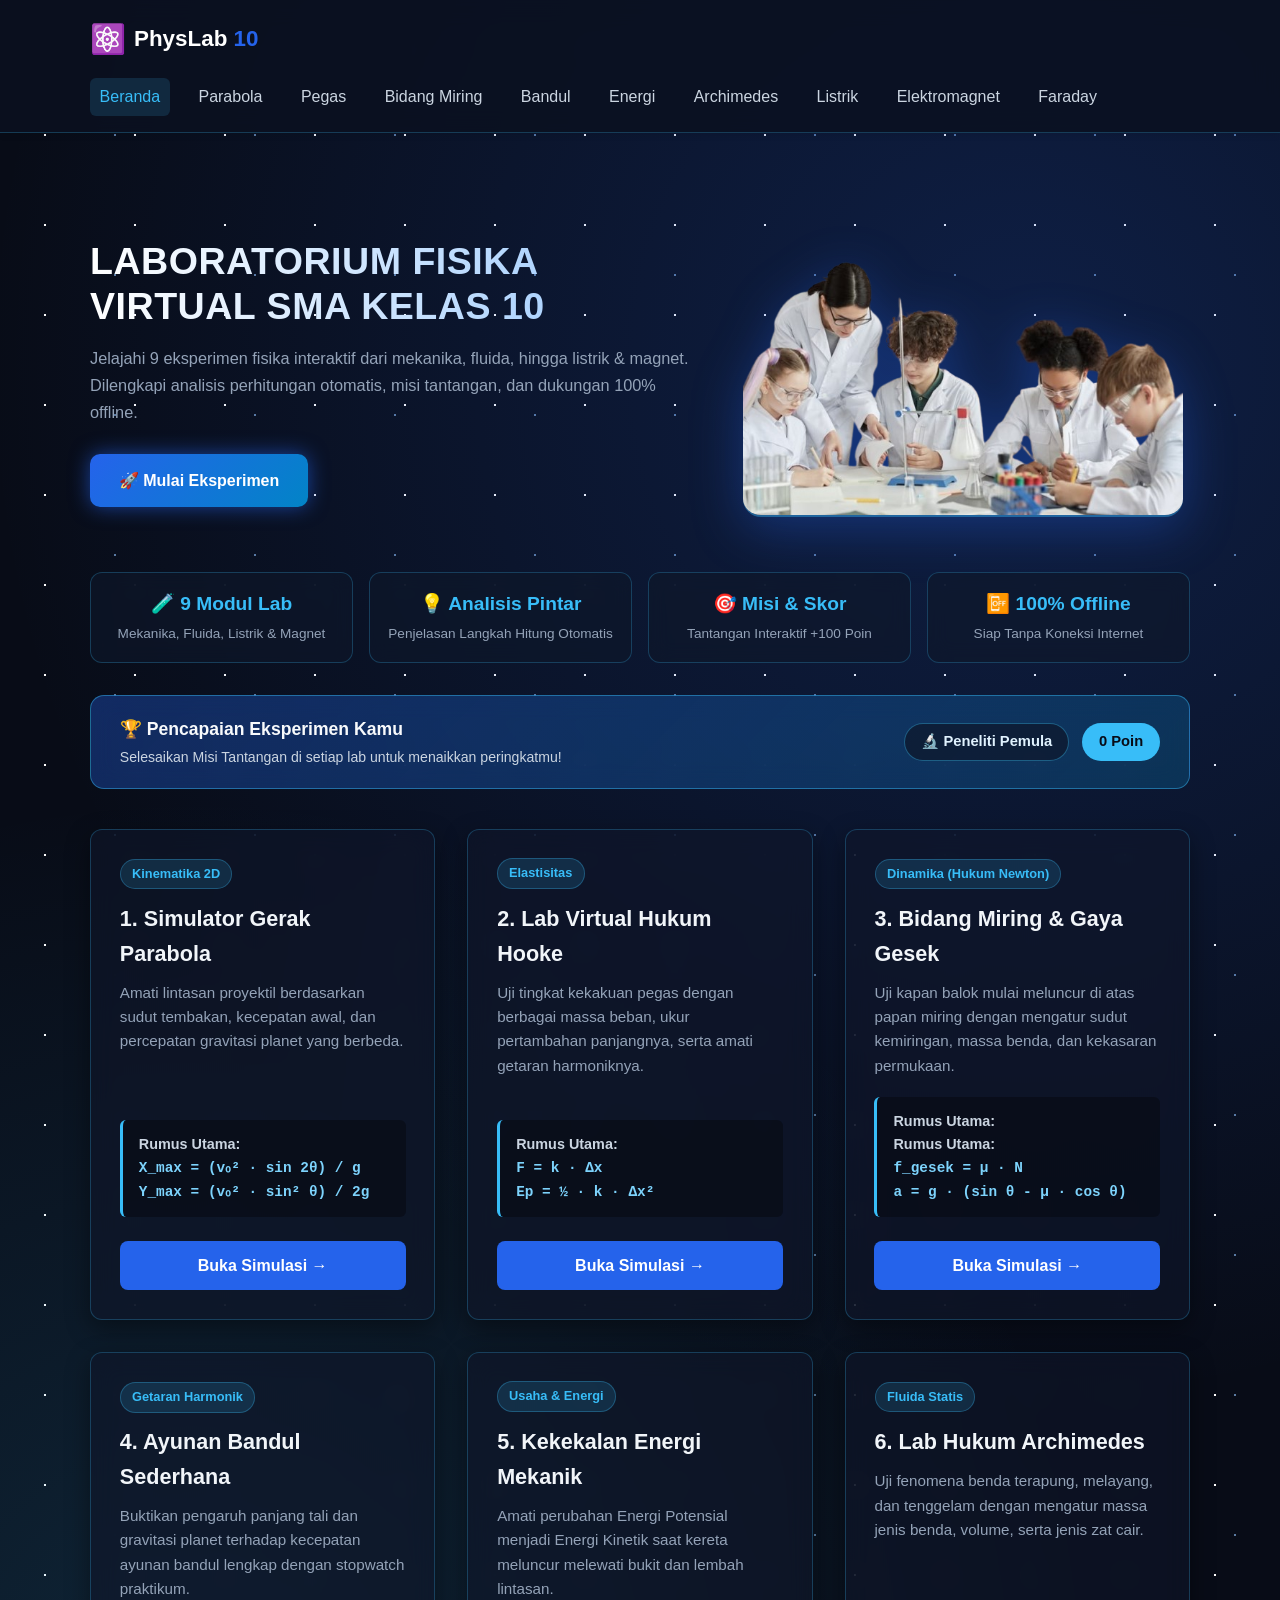
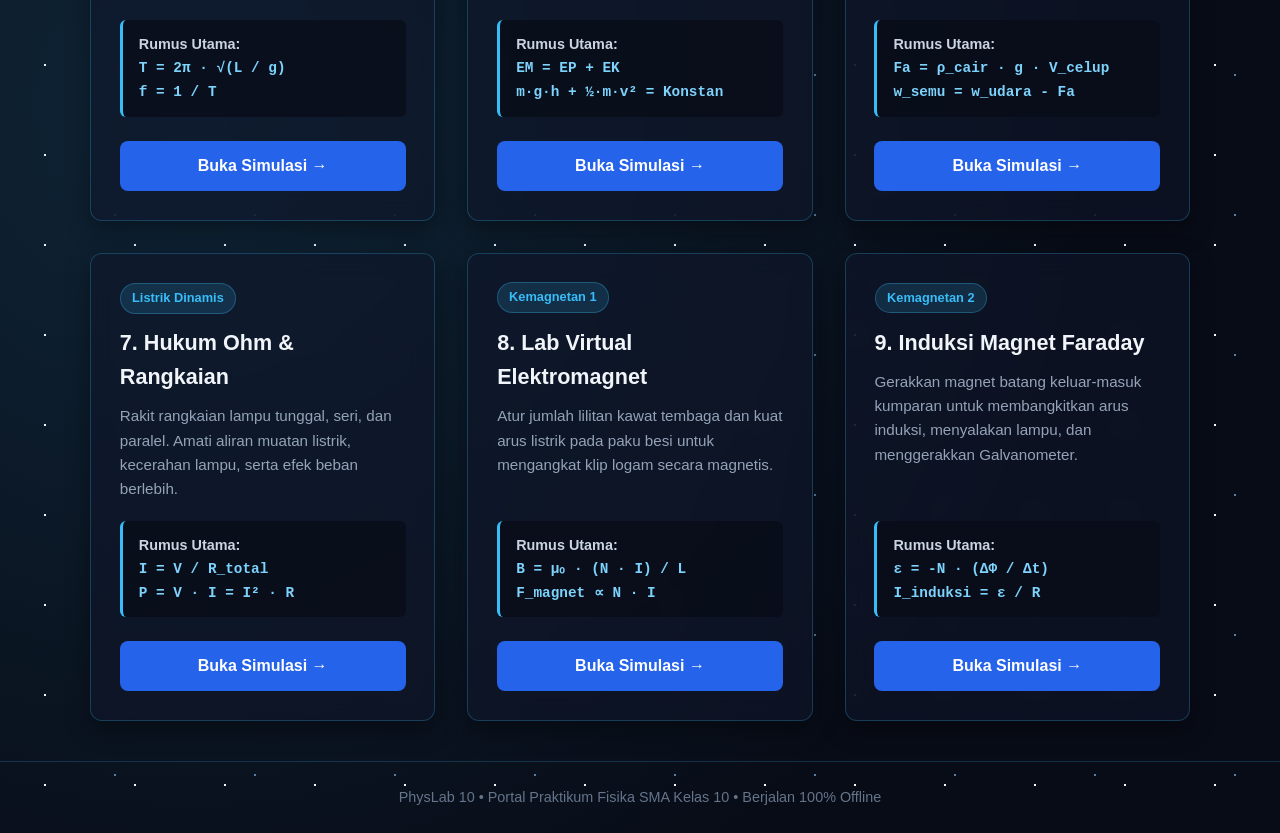
<file: index.html>
<!DOCTYPE html>
<html lang="id">
<head>
    <meta charset="UTF-8">
    <meta name="viewport" content="width=device-width, initial-scale=1.0">
    <title>PhysLab 10 - Laboratorium Fisika Virtual SMA Kelas 10</title>
    <meta name="description" content="Platform simulasi laboratorium fisika virtual interaktif untuk SMA kelas 10 dengan 9 modul praktikum lengkap dan analisis otomatis.">
    <link rel="stylesheet" href="style.css">
    <link rel="manifest" href="manifest.json">
    <link rel="icon" type="image/png" href="icon-app.png">
    <link rel="apple-touch-icon" href="icon-app.png">
    <meta name="theme-color" content="#080c17">
    <style>
        .hero-split {
            display: grid;
            grid-template-columns: 1.15fr 0.85fr;
            align-items: center;
            gap: 2rem;
            padding: 3rem 0 1.5rem 0;
        }
        .hero-text h2 {
            font-size: 2.35rem;
            line-height: 1.2;
            font-weight: 800;
            text-transform: uppercase;
            letter-spacing: 0.5px;
            background: linear-gradient(to right, #ffffff, #93c5fd);
            -webkit-background-clip: text;
            -webkit-text-fill-color: transparent;
            margin-bottom: 1rem;
        }
        .hero-text p {
            color: #94a3b8;
            font-size: 1.02rem;
            line-height: 1.65;
            margin-bottom: 1.8rem;
        }
        .btn-glow {
            display: inline-block;
            background: linear-gradient(135deg, #2563eb, #0284c7);
            color: #ffffff;
            padding: 0.85rem 1.8rem;
            border-radius: 10px;
            font-weight: 700;
            text-decoration: none;
            box-shadow: 0 0 20px rgba(37, 99, 235, 0.6);
            transition: transform 0.2s, box-shadow 0.2s;
        }
        .btn-glow:hover {
            transform: translateY(-2px);
            box-shadow: 0 0 28px rgba(56, 189, 248, 0.85);
        }
        .hero-image-box {
            text-align: center;
        }
        .hero-image-box img {
            width: 100%;
            max-width: 440px;
            border-radius: 0 0 18px 18px;
            filter: drop-shadow(0 12px 25px rgba(37, 99, 235, 0.35));
            border-bottom: 2px solid rgba(56, 189, 248, 0.4);
        }

        .stats-bar {
            display: grid;
            grid-template-columns: repeat(auto-fit, minmax(180px, 1fr));
            gap: 1rem;
            margin: 1.5rem 0 2rem 0;
        }
        .stat-box {
            background: rgba(15, 23, 42, 0.65);
            backdrop-filter: blur(10px);
            border: 1px solid rgba(56, 189, 248, 0.25);
            border-radius: 12px;
            padding: 1rem;
            text-align: center;
        }
        .stat-box strong {
            display: block;
            font-size: 1.2rem;
            color: #38bdf8;
        }
        .stat-box span {
            font-size: 0.85rem;
            color: #94a3b8;
        }

        .rank-banner {
            background: linear-gradient(135deg, rgba(37, 99, 235, 0.35), rgba(14, 165, 233, 0.2));
            backdrop-filter: blur(12px);
            border: 1px solid rgba(56, 189, 248, 0.45);
            color: #ffffff;
            border-radius: 14px;
            padding: 1.2rem 1.8rem;
            margin-bottom: 2.5rem;
            display: flex;
            justify-content: space-between;
            align-items: center;
            flex-wrap: wrap;
            gap: 1rem;
        }
        .rank-badge {
            background-color: rgba(15, 23, 42, 0.7);
            border: 1px solid rgba(56, 189, 248, 0.4);
            padding: 0.4rem 1rem;
            border-radius: 20px;
            font-weight: 700;
            font-size: 0.92rem;
            color: #e0f2fe;
        }

        .futuristic-home .card {
            background: rgba(15, 23, 42, 0.6);
            backdrop-filter: blur(12px);
            border: 1px solid rgba(56, 189, 248, 0.25);
            box-shadow: 0 8px 24px rgba(0, 0, 0, 0.4);
            transition: transform 0.25s, border-color 0.25s, box-shadow 0.25s;
        }
        .futuristic-home .card:hover {
            transform: translateY(-5px);
            border-color: #38bdf8;
            box-shadow: 0 0 24px rgba(56, 189, 248, 0.35);
        }
        .futuristic-home .card h3 { color: #f1f5f9; }
        .futuristic-home .card p { color: #94a3b8; }
        .futuristic-home .card-badge {
            background-color: rgba(56, 189, 248, 0.15);
            color: #38bdf8;
            border: 1px solid rgba(56, 189, 248, 0.3);
        }
        .futuristic-home .formula-box {
            background-color: rgba(8, 12, 23, 0.75);
            border-left: 3px solid #38bdf8;
            color: #cbd5e1;
        }
        .futuristic-home .formula-box code { color: #7dd3fc; }

        @media (max-width: 768px) {
            .hero-split { grid-template-columns: 1fr; text-align: center; }
            .hero-text h2 { font-size: 1.85rem; }
        }
    </style>
</head>
<body class="futuristic-home">

    <header class="navbar">
        <div class="container nav-content">
            <div class="logo">
                <span class="logo-icon">⚛️</span>
                <h1>PhysLab <span>10</span></h1>
            </div>
            <nav style="flex-wrap: wrap;">
                <a href="index.html" class="active">Beranda</a>
                <a href="parabola.html">Parabola</a>
                <a href="pegas.html">Pegas</a>
                <a href="bidang-miring.html">Bidang Miring</a>
                <a href="bandul.html">Bandul</a>
                <a href="energi.html">Energi</a>
                <a href="archimedes.html">Archimedes</a>
                <a href="listrik.html">Listrik</a>
                <a href="elektromagnet.html">Elektromagnet</a>
                <a href="faraday.html">Faraday</a>
            </nav>
        </div>
    </header>

    <main class="container">
        <section class="hero-split">
            <div class="hero-text">
                <h2>Laboratorium Fisika Virtual SMA Kelas 10</h2>
                <p>Jelajahi 9 eksperimen fisika interaktif dari mekanika, fluida, hingga listrik & magnet. Dilengkapi analisis perhitungan otomatis, misi tantangan, dan dukungan 100% offline.</p>
                <a href="#daftar-modul" class="btn-glow">🚀 Mulai Eksperimen</a>
            </div>
            <div class="hero-image-box">
                <img src="hero-lab.png" alt="Praktikum Fisika PhysLab 10">
            </div>
        </section>

        <section class="stats-bar">
            <div class="stat-box">
                <strong>🧪 9 Modul Lab</strong>
                <span>Mekanika, Fluida, Listrik & Magnet</span>
            </div>
            <div class="stat-box">
                <strong>💡 Analisis Pintar</strong>
                <span>Penjelasan Langkah Hitung Otomatis</span>
            </div>
            <div class="stat-box">
                <strong>🎯 Misi & Skor</strong>
                <span>Tantangan Interaktif +100 Poin</span>
            </div>
            <div class="stat-box">
                <strong>📴 100% Offline</strong>
                <span>Siap Tanpa Koneksi Internet</span>
            </div>
        </section>

        <section class="rank-banner">
            <div>
                <h3 style="margin: 0; font-size: 1.1rem;">🏆 Pencapaian Eksperimen Kamu</h3>
                <p style="margin: 0.2rem 0 0 0; font-size: 0.88rem; color: #cbd5e1;">Selesaikan Misi Tantangan di setiap lab untuk menaikkan peringkatmu!</p>
            </div>
            <div style="display: flex; align-items: center; gap: 0.8rem; flex-wrap: wrap;">
                <span id="rank-title" class="rank-badge">🔬 Peneliti Pemula</span>
                <span id="home-score" class="rank-badge" style="background-color: #38bdf8; color: #080c17;">0 Poin</span>
            </div>
        </section>

        <section id="daftar-modul" class="modules-grid">
            
            <article class="card">
                <div>
                    <div class="card-badge">Kinematika 2D</div>
                    <h3>1. Simulator Gerak Parabola</h3>
                    <p>Amati lintasan proyektil berdasarkan sudut tembakan, kecepatan awal, dan percepatan gravitasi planet yang berbeda.</p>
                </div>
                <div>
                    <div class="formula-box">
                        <strong>Rumus Utama:</strong><br>
                        <code>X_max = (v₀² · sin 2θ) / g</code><br>
                        <code>Y_max = (v₀² · sin² θ) / 2g</code>
                    </div>
                    <a href="parabola.html" class="btn-primary">Buka Simulasi →</a>
                </div>
            </article>

            <article class="card">
                <div>
                    <div class="card-badge">Elastisitas</div>
                    <h3>2. Lab Virtual Hukum Hooke</h3>
                    <p>Uji tingkat kekakuan pegas dengan berbagai massa beban, ukur pertambahan panjangnya, serta amati getaran harmoniknya.</p>
                </div>
                <div>
                    <div class="formula-box">
                        <strong>Rumus Utama:</strong><br>
                        <code>F = k · Δx</code><br>
                        <code>Ep = ½ · k · Δx²</code>
                    </div>
                    <a href="pegas.html" class="btn-primary">Buka Simulasi →</a>
                </div>
            </article>

            <article class="card">
                <div>
                    <div class="card-badge">Dinamika (Hukum Newton)</div>
                    <h3>3. Bidang Miring & Gaya Gesek</h3>
                    <p>Uji kapan balok mulai meluncur di atas papan miring dengan mengatur sudut kemiringan, massa benda, dan kekasaran permukaan.</p>
                </div>
                <div>
                    <div class="formula-box">
                        <strong>Rumus Utama:</strong><br>
                        <strong>Rumus Utama:</strong><br>
                        <code>f_gesek = μ · N</code><br>
                        <code>a = g · (sin θ - μ · cos θ)</code>
                    </div>
                    <a href="bidang-miring.html" class="btn-primary">Buka Simulasi →</a>
                </div>
            </article>

            <article class="card">
                <div>
                    <div class="card-badge">Getaran Harmonik</div>
                    <h3>4. Ayunan Bandul Sederhana</h3>
                    <p>Buktikan pengaruh panjang tali dan gravitasi planet terhadap kecepatan ayunan bandul lengkap dengan stopwatch praktikum.</p>
                </div>
                <div>
                    <div class="formula-box">
                        <strong>Rumus Utama:</strong><br>
                        <code>T = 2π · √(L / g)</code><br>
                        <code>f = 1 / T</code>
                    </div>
                    <a href="bandul.html" class="btn-primary">Buka Simulasi →</a>
                </div>
            </article>

            <article class="card">
                <div>
                    <div class="card-badge">Usaha & Energi</div>
                    <h3>5. Kekekalan Energi Mekanik</h3>
                    <p>Amati perubahan Energi Potensial menjadi Energi Kinetik saat kereta meluncur melewati bukit dan lembah lintasan.</p>
                </div>
                <div>
                    <div class="formula-box">
                        <strong>Rumus Utama:</strong><br>
                        <code>EM = EP + EK</code><br>
                        <code>m·g·h + ½·m·v² = Konstan</code>
                    </div>
                    <a href="energi.html" class="btn-primary">Buka Simulasi →</a>
                </div>
            </article>

            <article class="card">
                <div>
                    <div class="card-badge">Fluida Statis</div>
                    <h3>6. Lab Hukum Archimedes</h3>
                    <p>Uji fenomena benda terapung, melayang, dan tenggelam dengan mengatur massa jenis benda, volume, serta jenis zat cair.</p>
                </div>
                <div>
                    <div class="formula-box">
                        <strong>Rumus Utama:</strong><br>
                        <code>Fa = ρ_cair · g · V_celup</code><br>
                        <code>w_semu = w_udara - Fa</code>
                    </div>
                    <a href="archimedes.html" class="btn-primary">Buka Simulasi →</a>
                </div>
            </article>

            <article class="card">
                <div>
                    <div class="card-badge">Listrik Dinamis</div>
                    <h3>7. Hukum Ohm & Rangkaian</h3>
                    <p>Rakit rangkaian lampu tunggal, seri, dan paralel. Amati aliran muatan listrik, kecerahan lampu, serta efek beban berlebih.</p>
                </div>
                <div>
                    <div class="formula-box">
                        <strong>Rumus Utama:</strong><br>
                        <code>I = V / R_total</code><br>
                        <code>P = V · I = I² · R</code>
                    </div>
                    <a href="listrik.html" class="btn-primary">Buka Simulasi →</a>
                </div>
            </article>

            <article class="card">
                <div>
                    <div class="card-badge">Kemagnetan 1</div>
                    <h3>8. Lab Virtual Elektromagnet</h3>
                    <p>Atur jumlah lilitan kawat tembaga dan kuat arus listrik pada paku besi untuk mengangkat klip logam secara magnetis.</p>
                </div>
                <div>
                    <div class="formula-box">
                        <strong>Rumus Utama:</strong><br>
                        <code>B = μ₀ · (N · I) / L</code><br>
                        <code>F_magnet ∝ N · I</code>
                    </div>
                    <a href="elektromagnet.html" class="btn-primary">Buka Simulasi →</a>
                </div>
            </article>

            <article class="card">
                <div>
                    <div class="card-badge">Kemagnetan 2</div>
                    <h3>9. Induksi Magnet Faraday</h3>
                    <p>Gerakkan magnet batang keluar-masuk kumparan untuk membangkitkan arus induksi, menyalakan lampu, dan menggerakkan Galvanometer.</p>
                </div>
                <div>
                    <div class="formula-box">
                        <strong>Rumus Utama:</strong><br>
                        <code>ε = -N · (ΔΦ / Δt)</code><br>
                        <code>I_induksi = ε / R</code>
                    </div>
                    <a href="faraday.html" class="btn-primary">Buka Simulasi →</a>
                </div>
            </article>

        </section>
    </main>

    <footer>
        <div class="container">
            <p>PhysLab 10 • Portal Praktikum Fisika SMA Kelas 10 • Berjalan 100% Offline</p>
        </div>
    </footer>

    <script src="lab-tools.js"></script>
    <script>
        document.addEventListener('DOMContentLoaded', function() {
            const score = parseInt(localStorage.getItem('physlab-score') || '0');
            const homeScore = document.getElementById('home-score');
            const rankTitle = document.getElementById('rank-title');
            if (homeScore) homeScore.textContent = score + ' Poin';
            if (rankTitle) {
                if (score >= 500) rankTitle.textContent = '👑 Master Fisika';
                else if (score >= 200) rankTitle.textContent = '🎓 Asisten Laboratorium';
                else rankTitle.textContent = '🔬 Peneliti Pemula';
            }
        });
    </script>

</body>
</html>
</file>
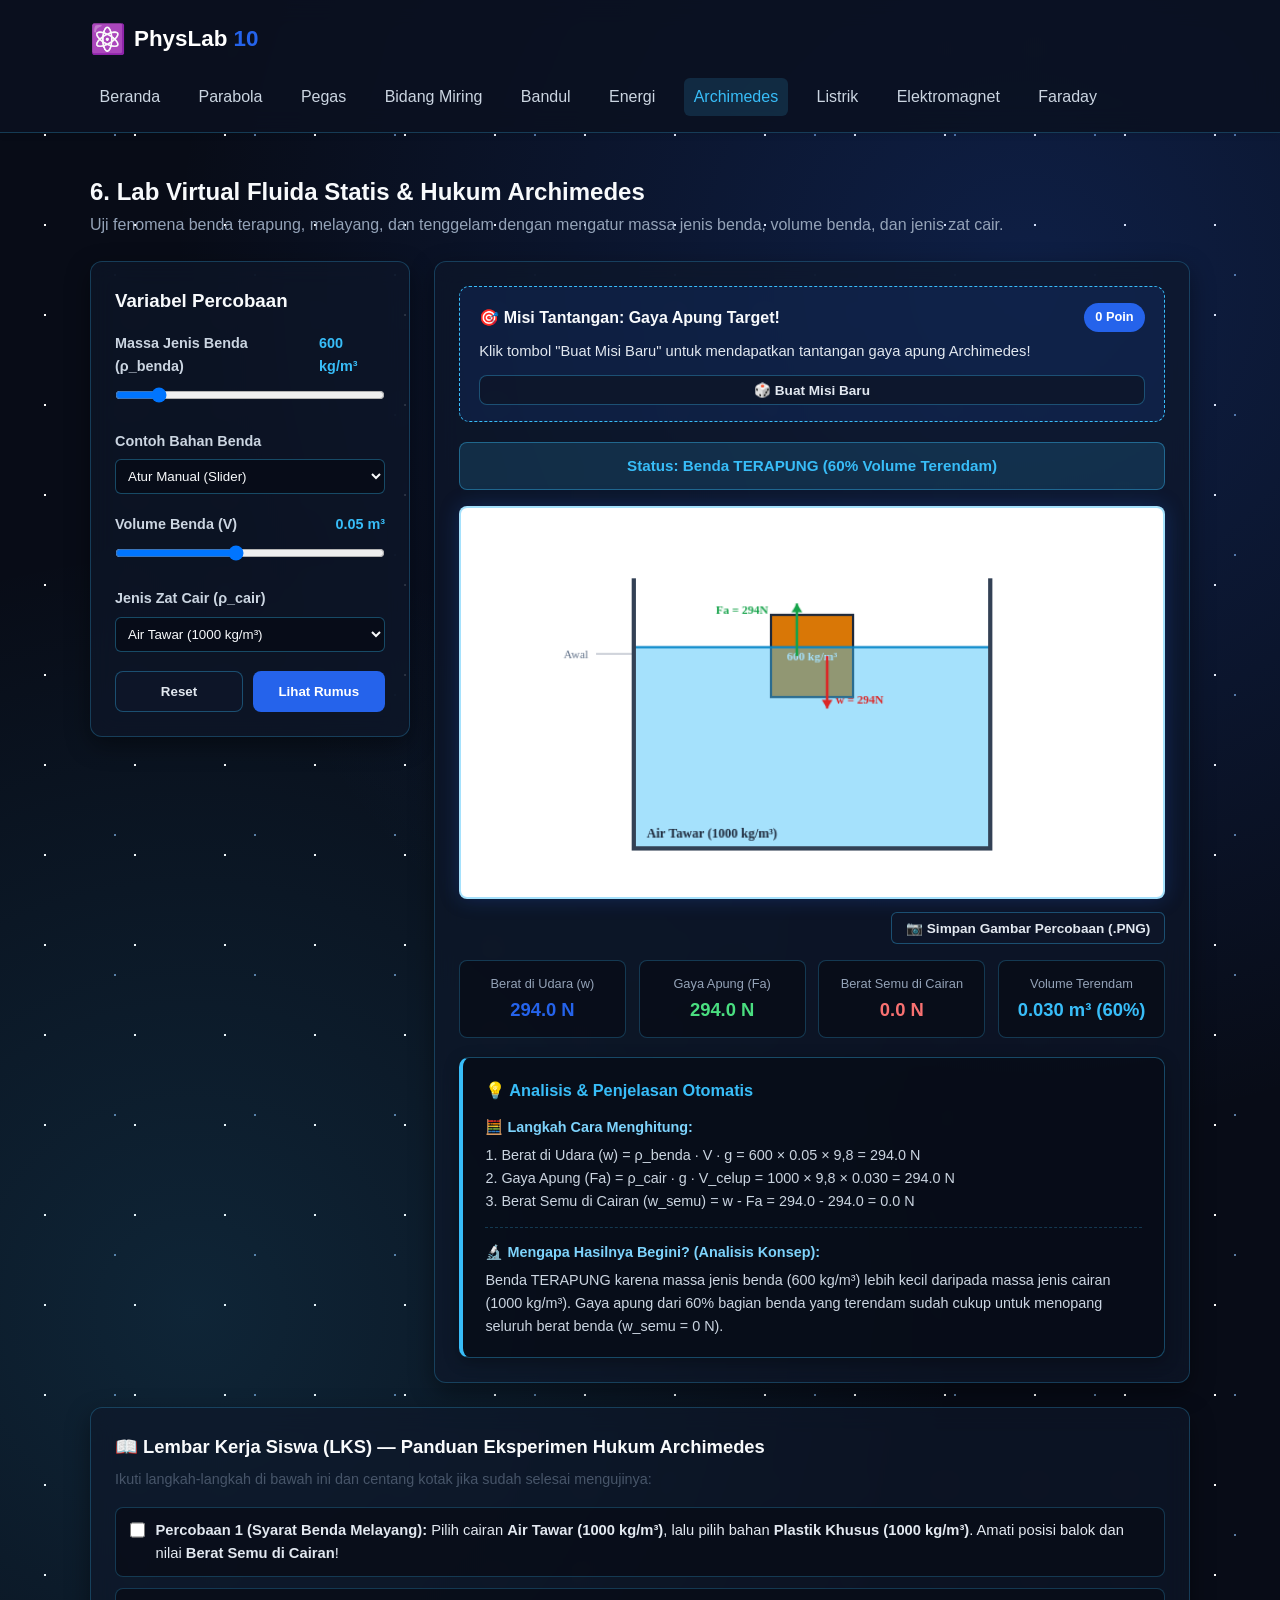
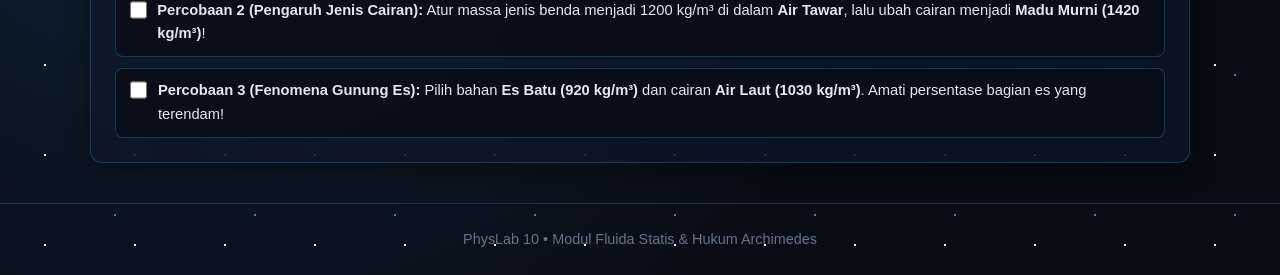
<file: archimedes.html>
<!DOCTYPE html>
<html lang="id">
<head>
    <meta charset="UTF-8">
    <meta name="viewport" content="width=device-width, initial-scale=1.0">
    <title>Lab Virtual Hukum Archimedes - PhysLab 10</title>
    <link rel="stylesheet" href="style.css">
    <style>
        .status-badge {
            padding: 0.7rem 1rem;
            border-radius: 8px;
            font-weight: 700;
            text-align: center;
            margin-bottom: 1rem;
            font-size: 0.95rem;
        }
        .status-terapung {
            background-color: rgba(56, 189, 248, 0.15);
            color: #38bdf8;
            border: 1px solid rgba(56, 189, 248, 0.4);
        }
        .status-melayang {
            background-color: rgba(22, 163, 74, 0.15);
            color: #4ade80;
            border: 1px solid rgba(74, 222, 128, 0.4);
        }
        .status-tenggelam {
            background-color: rgba(220, 38, 38, 0.2);
            color: #f87171;
            border: 1px solid rgba(248, 113, 113, 0.5);
        }
    </style>
</head>
<body class="futuristic-home">

    <header class="navbar">
        <div class="container nav-content">
            <div class="logo">
                <span class="logo-icon">⚛️</span>
                <h1>PhysLab <span>10</span></h1>
            </div>
            <nav style="flex-wrap: wrap;">
                <a href="index.html">Beranda</a>
                <a href="parabola.html">Parabola</a>
                <a href="pegas.html">Pegas</a>
                <a href="bidang-miring.html">Bidang Miring</a>
                <a href="bandul.html">Bandul</a>
                <a href="energi.html">Energi</a>
                <a href="archimedes.html" class="active">Archimedes</a>
                <a href="listrik.html">Listrik</a>
                <a href="elektromagnet.html">Elektromagnet</a>
                <a href="faraday.html">Faraday</a>
            </nav>
        </div>
    </header>

    <main class="container">
        <div style="margin-bottom: 1.5rem;">
            <h2>6. Lab Virtual Fluida Statis & Hukum Archimedes</h2>
            <p style="color: #94a3b8;">Uji fenomena benda terapung, melayang, dan tenggelam dengan mengatur massa jenis benda, volume benda, dan jenis zat cair.</p>
        </div>

        <div class="sim-layout">
            
            <aside class="control-panel">
                <h3 style="margin-bottom: 1rem;">Variabel Percobaan</h3>

                <div class="control-group">
                    <label>
                        <span>Massa Jenis Benda (ρ_benda)</span>
                        <span id="val-rho-obj" style="color: #38bdf8;">600 kg/m³</span>
                    </label>
                    <input type="range" id="input-rho-obj" min="200" max="3000" step="50" value="600">
                </div>

                <div class="control-group">
                    <label for="preset-material">Contoh Bahan Benda</label>
                    <select id="preset-material">
                        <option value="custom" selected>Atur Manual (Slider)</option>
                        <option value="250">Gabus / Styrofoam (250 kg/m³)</option>
                        <option value="600">Kayu Pinus (600 kg/m³)</option>
                        <option value="920">Es Batu (920 kg/m³)</option>
                        <option value="1000">Plastik Khusus (1000 kg/m³)</option>
                        <option value="2700">Aluminium / Batu (2700 kg/m³)</option>
                    </select>
                </div>

                <div class="control-group">
                    <label>
                        <span>Volume Benda (V)</span>
                        <span id="val-vol" style="color: #38bdf8;">0.05 m³</span>
                    </label>
                    <input type="range" id="input-vol" min="0.01" max="0.10" step="0.01" value="0.05">
                </div>

                <div class="control-group">
                    <label for="input-fluid">Jenis Zat Cair (ρ_cair)</label>
                    <select id="input-fluid">
                        <option value="800">Minyak Goreng (800 kg/m³)</option>
                        <option value="1000" selected>Air Tawar (1000 kg/m³)</option>
                        <option value="1030">Air Laut (1030 kg/m³)</option>
                        <option value="1420">Madu Murni (1420 kg/m³)</option>
                    </select>
                </div>

                <div class="btn-group">
                    <button id="btn-reset" class="btn-secondary">Reset</button>
                    <button id="btn-formula" class="btn-primary" style="flex: 1;">Lihat Rumus</button>
                </div>

                <div id="formula-panel" class="formula-box" style="display: none; margin-top: 1rem; margin-bottom: 0;">
                    <strong>Rumus Hukum Archimedes:</strong><br>
                    • Gaya Apung: <code>Fa = ρ_cair · g · V_celup</code><br>
                    • Berat di Udara: <code>w = ρ_benda · V · g</code><br>
                    • Berat di Cairan: <code>w_semu = w - Fa</code>
                </div>
            </aside>

            <section class="visual-panel">
                
                <div class="challenge-box">
                    <div class="challenge-header">
                        <h4>🎯 Misi Tantangan: Gaya Apung Target!</h4>
                        <span id="total-score" class="score-badge">0 Poin</span>
                    </div>
                    <p id="challenge-desc" class="challenge-text">
                        Klik tombol "Buat Misi Baru" untuk mendapatkan tantangan gaya apung Archimedes!
                    </p>
                    <div style="display: flex; gap: 0.5rem; flex-wrap: wrap;">
                        <button id="btn-new-mission" class="btn-secondary" style="padding: 0.4rem 0.9rem; font-size: 0.85rem;">🎲 Buat Misi Baru</button>
                        <button id="btn-check-mission" class="btn-primary" style="padding: 0.4rem 0.9rem; font-size: 0.85rem; display: none;">✅ Cek Jawaban</button>
                    </div>
                    <div id="challenge-feedback" class="challenge-feedback"></div>
                </div>

                <div id="status-box" class="status-badge status-terapung">
                    Status: Benda TERAPUNG (60% Volume Terendam)
                </div>

                <canvas id="archimedes-canvas" width="650" height="360"></canvas>

                <div class="export-bar">
                    <button class="btn-export" onclick="downloadCanvasImage('archimedes-canvas', 'laporan-hukum-archimedes')">
                        📷 Simpan Gambar Percobaan (.PNG)
                    </button>
                </div>

                <div class="output-grid">
                    <div class="output-item">
                        <span>Berat di Udara (w)</span>
                        <strong id="out-w">294.0 N</strong>
                    </div>
                    <div class="output-item">
                        <span>Gaya Apung (Fa)</span>
                        <strong id="out-fa" style="color: #4ade80;">294.0 N</strong>
                    </div>
                    <div class="output-item">
                        <span>Berat Semu di Cairan</span>
                        <strong id="out-wsemu" style="color: #f87171;">0.0 N</strong>
                    </div>
                    <div class="output-item">
                        <span>Volume Terendam</span>
                        <strong id="out-vcelup" style="color: #38bdf8;">0.030 m³ (60%)</strong>
                    </div>
                </div>

                <!-- KOTAK ANALISIS & PENJELASAN OTOMATIS -->
                <div class="explanation-box">
                    <h4>💡 Analisis & Penjelasan Otomatis</h4>
                    <div class="exp-section">
                        <span class="exp-title">🧮 Langkah Cara Menghitung:</span>
                        <p id="exp-calc" class="exp-text">Memuat langkah perhitungan...</p>
                    </div>
                    <div class="exp-section">
                        <span class="exp-title">🔬 Mengapa Hasilnya Begini? (Analisis Konsep):</span>
                        <p id="exp-reason" class="exp-text">Memuat penjelasan konsep fisika...</p>
                    </div>
                </div>
            </section>

        </div>

        <section class="lks-panel">
            <h3>📖 Lembar Kerja Siswa (LKS) — Panduan Eksperimen Hukum Archimedes</h3>
            <p>Ikuti langkah-langkah di bawah ini dan centang kotak jika sudah selesai mengujinya:</p>
            <ul class="lks-list">
                <li>
                    <input type="checkbox">
                    <span><strong>Percobaan 1 (Syarat Benda Melayang):</strong> Pilih cairan <strong>Air Tawar (1000 kg/m³)</strong>, lalu pilih bahan <strong>Plastik Khusus (1000 kg/m³)</strong>. Amati posisi balok dan nilai <strong>Berat Semu di Cairan</strong>!</span>
                </li>
                <li>
                    <input type="checkbox">
                    <span><strong>Percobaan 2 (Pengaruh Jenis Cairan):</strong> Atur massa jenis benda menjadi <code>1200 kg/m³</code> di dalam <strong>Air Tawar</strong>, lalu ubah cairan menjadi <strong>Madu Murni (1420 kg/m³)</strong>!</span>
                </li>
                <li>
                    <input type="checkbox">
                    <span><strong>Percobaan 3 (Fenomena Gunung Es):</strong> Pilih bahan <strong>Es Batu (920 kg/m³)</strong> dan cairan <strong>Air Laut (1030 kg/m³)</strong>. Amati persentase bagian es yang terendam!</span>
                </li>
            </ul>
        </section>
    </main>

    <footer>
        <div class="container">
            <p>PhysLab 10 • Modul Fluida Statis & Hukum Archimedes</p>
        </div>
    </footer>

    <script src="lab-tools.js"></script>
    <script src="archimedes.js"></script>
</body>
</html>
</file>
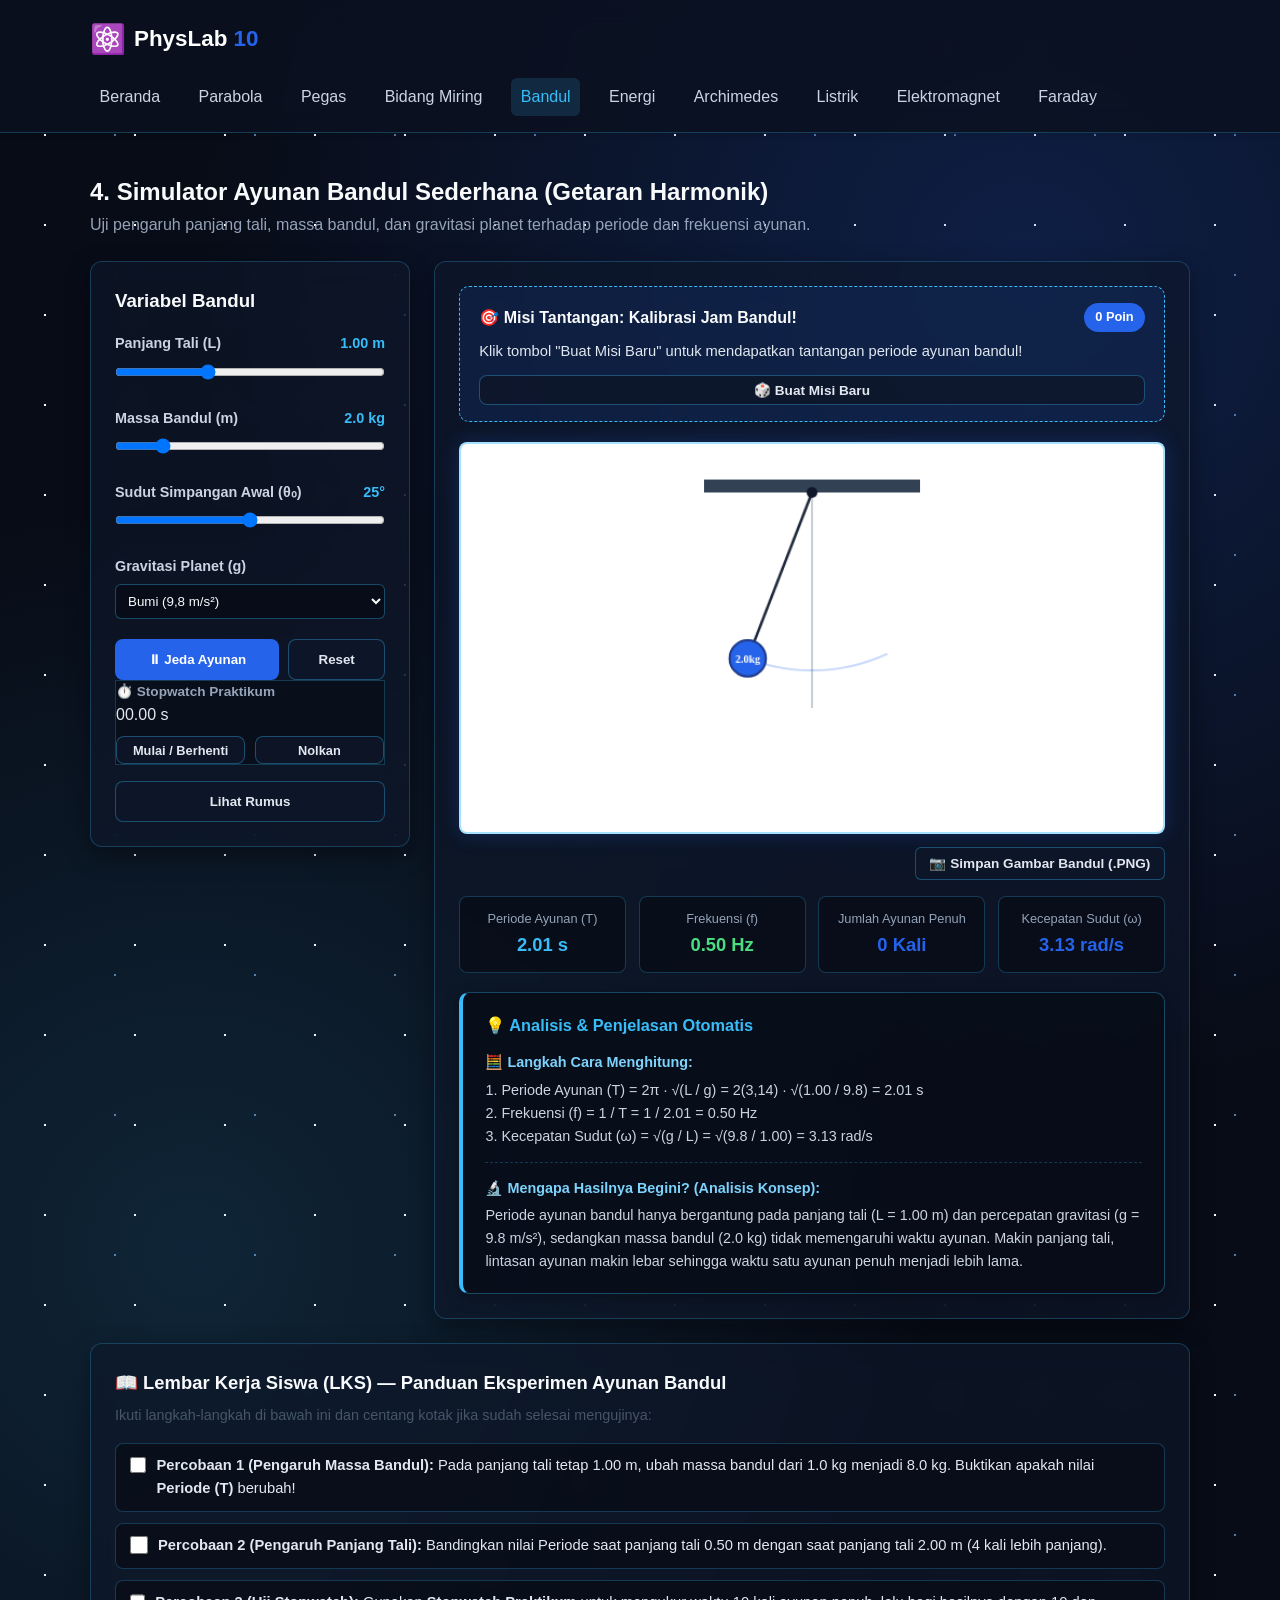
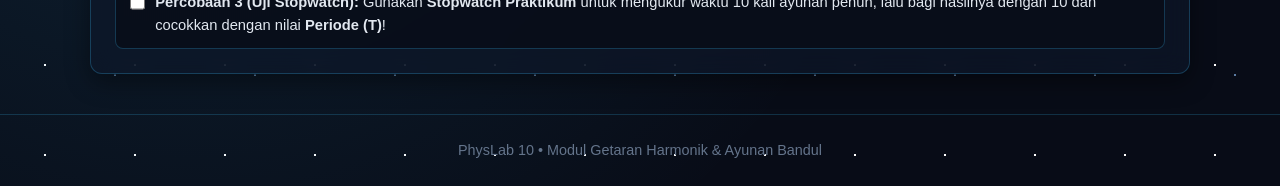
<file: bandul.html>
<!DOCTYPE html>
<html lang="id">
<head>
    <meta charset="UTF-8">
    <meta name="viewport" content="width=device-width, initial-scale=1.0">
    <title>Ayunan Bandul Sederhana - PhysLab 10</title>
    <link rel="stylesheet" href="style.css">
</head>
<body class="futuristic-home">

    <header class="navbar">
        <div class="container nav-content">
            <div class="logo">
                <span class="logo-icon">⚛️</span>
                <h1>PhysLab <span>10</span></h1>
            </div>
            <nav style="flex-wrap: wrap;">
                <a href="index.html">Beranda</a>
                <a href="parabola.html">Parabola</a>
                <a href="pegas.html">Pegas</a>
                <a href="bidang-miring.html">Bidang Miring</a>
                <a href="bandul.html" class="active">Bandul</a>
                <a href="energi.html">Energi</a>
                <a href="archimedes.html">Archimedes</a>
                <a href="listrik.html">Listrik</a>
                <a href="elektromagnet.html">Elektromagnet</a>
                <a href="faraday.html">Faraday</a>
            </nav>
        </div>
    </header>

    <main class="container">
        <div style="margin-bottom: 1.5rem;">
            <h2>4. Simulator Ayunan Bandul Sederhana (Getaran Harmonik)</h2>
            <p style="color: #94a3b8;">Uji pengaruh panjang tali, massa bandul, dan gravitasi planet terhadap periode dan frekuensi ayunan.</p>
        </div>

        <div class="sim-layout">
            
            <aside class="control-panel">
                <h3 style="margin-bottom: 1rem;">Variabel Bandul</h3>

                <div class="control-group">
                    <label>
                        <span>Panjang Tali (L)</span>
                        <span id="val-l" style="color: #38bdf8;">1.00 m</span>
                    </label>
                    <input type="range" id="input-l" min="0.25" max="2.50" step="0.05" value="1.00">
                </div>

                <div class="control-group">
                    <label>
                        <span>Massa Bandul (m)</span>
                        <span id="val-m" style="color: #38bdf8;">2.0 kg</span>
                    </label>
                    <input type="range" id="input-m" min="0.5" max="10.0" step="0.5" value="2.0">
                </div>

                <div class="control-group">
                    <label>
                        <span>Sudut Simpangan Awal (θ₀)</span>
                        <span id="val-angle" style="color: #38bdf8;">25°</span>
                    </label>
                    <input type="range" id="input-angle" min="5" max="45" step="5" value="25">
                </div>

                <div class="control-group">
                    <label for="input-g">Gravitasi Planet (g)</label>
                    <select id="input-g">
                        <option value="9.8" selected>Bumi (9,8 m/s²)</option>
                        <option value="1.6">Bulan (1,6 m/s²)</option>
                        <option value="3.7">Mars (3,7 m/s²)</option>
                        <option value="24.8">Jupiter (24,8 m/s²)</option>
                    </select>
                </div>

                <div class="btn-group">
                    <button id="btn-toggle" class="btn-primary" style="flex: 2;">⏸ Jeda Ayunan</button>
                    <button id="btn-reset" class="btn-secondary" style="flex: 1;">Reset</button>
                </div>

                <!-- Stopwatch Praktikum -->
                <div class="stopwatch-box">
                    <strong style="display: block; font-size: 0.85rem; color: #94a3b8;">⏱️ Stopwatch Praktikum</strong>
                    <div id="sw-display" class="stopwatch-time">00.00 s</div>
                    <div class="btn-group" style="margin-top: 0.5rem;">
                        <button id="btn-sw-start" class="btn-secondary" style="padding: 0.35rem; font-size: 0.8rem;">Mulai / Berhenti</button>
                        <button id="btn-sw-reset" class="btn-secondary" style="padding: 0.35rem; font-size: 0.8rem;">Nolkan</button>
                    </div>
                </div>

                <div class="btn-group">
                    <button id="btn-formula" class="btn-secondary">Lihat Rumus</button>
                </div>

                <div id="formula-panel" class="formula-box" style="display: none; margin-top: 1rem; margin-bottom: 0;">
                    <strong>Rumus Ayunan Bandul:</strong><br>
                    • Periode: <code>T = 2π · √(L / g)</code><br>
                    • Frekuensi: <code>f = 1 / T</code><br>
                    <em>Massa bandul (m) tidak memengaruhi periode ayunan.</em>
                </div>
            </aside>

            <section class="visual-panel">
                
                <div class="challenge-box">
                    <div class="challenge-header">
                        <h4>🎯 Misi Tantangan: Kalibrasi Jam Bandul!</h4>
                        <span id="total-score" class="score-badge">0 Poin</span>
                    </div>
                    <p id="challenge-desc" class="challenge-text">
                        Klik tombol "Buat Misi Baru" untuk mendapatkan tantangan periode ayunan bandul!
                    </p>
                    <div style="display: flex; gap: 0.5rem; flex-wrap: wrap;">
                        <button id="btn-new-mission" class="btn-secondary" style="padding: 0.4rem 0.9rem; font-size: 0.85rem;">🎲 Buat Misi Baru</button>
                        <button id="btn-check-mission" class="btn-primary" style="padding: 0.4rem 0.9rem; font-size: 0.85rem; display: none;">✅ Cek Jawaban</button>
                    </div>
                    <div id="challenge-feedback" class="challenge-feedback"></div>
                </div>

                <canvas id="pendulum-canvas" width="650" height="360"></canvas>

                <div class="export-bar">
                    <button class="btn-export" onclick="downloadCanvasImage('pendulum-canvas', 'laporan-ayunan-bandul')">
                        📷 Simpan Gambar Bandul (.PNG)
                    </button>
                </div>

                <div class="output-grid">
                    <div class="output-item">
                        <span>Periode Ayunan (T)</span>
                        <strong id="out-period" style="color: #38bdf8;">2.01 s</strong>
                    </div>
                    <div class="output-item">
                        <span>Frekuensi (f)</span>
                        <strong id="out-freq" style="color: #4ade80;">0.50 Hz</strong>
                    </div>
                    <div class="output-item">
                        <span>Jumlah Ayunan Penuh</span>
                        <strong id="out-swings">0 Kali</strong>
                    </div>
                    <div class="output-item">
                        <span>Kecepatan Sudut (ω)</span>
                        <strong id="out-omega">3.13 rad/s</strong>
                    </div>
                </div>

                <!-- KOTAK ANALISIS & PENJELASAN OTOMATIS -->
                <div class="explanation-box">
                    <h4>💡 Analisis & Penjelasan Otomatis</h4>
                    <div class="exp-section">
                        <span class="exp-title">🧮 Langkah Cara Menghitung:</span>
                        <p id="exp-calc" class="exp-text">Memuat langkah perhitungan...</p>
                    </div>
                    <div class="exp-section">
                        <span class="exp-title">🔬 Mengapa Hasilnya Begini? (Analisis Konsep):</span>
                        <p id="exp-reason" class="exp-text">Memuat penjelasan konsep fisika...</p>
                    </div>
                </div>
            </section>

        </div>

        <section class="lks-panel">
            <h3>📖 Lembar Kerja Siswa (LKS) — Panduan Eksperimen Ayunan Bandul</h3>
            <p>Ikuti langkah-langkah di bawah ini dan centang kotak jika sudah selesai mengujinya:</p>
            <ul class="lks-list">
                <li>
                    <input type="checkbox">
                    <span><strong>Percobaan 1 (Pengaruh Massa Bandul):</strong> Pada panjang tali tetap <code>1.00 m</code>, ubah massa bandul dari <code>1.0 kg</code> menjadi <code>8.0 kg</code>. Buktikan apakah nilai <strong>Periode (T)</strong> berubah!</span>
                </li>
                <li>
                    <input type="checkbox">
                    <span><strong>Percobaan 2 (Pengaruh Panjang Tali):</strong> Bandingkan nilai Periode saat panjang tali <code>0.50 m</code> dengan saat panjang tali <code>2.00 m</code> (4 kali lebih panjang).</span>
                </li>
                <li>
                    <input type="checkbox">
                    <span><strong>Percobaan 3 (Uji Stopwatch):</strong> Gunakan <strong>Stopwatch Praktikum</strong> untuk mengukur waktu 10 kali ayunan penuh, lalu bagi hasilnya dengan 10 dan cocokkan dengan nilai <strong>Periode (T)</strong>!</span>
                </li>
            </ul>
        </section>
    </main>

    <footer>
        <div class="container">
            <p>PhysLab 10 • Modul Getaran Harmonik & Ayunan Bandul</p>
        </div>
    </footer>

    <script src="lab-tools.js"></script>
    <script src="bandul.js"></script>
</body>
</html>
</file>
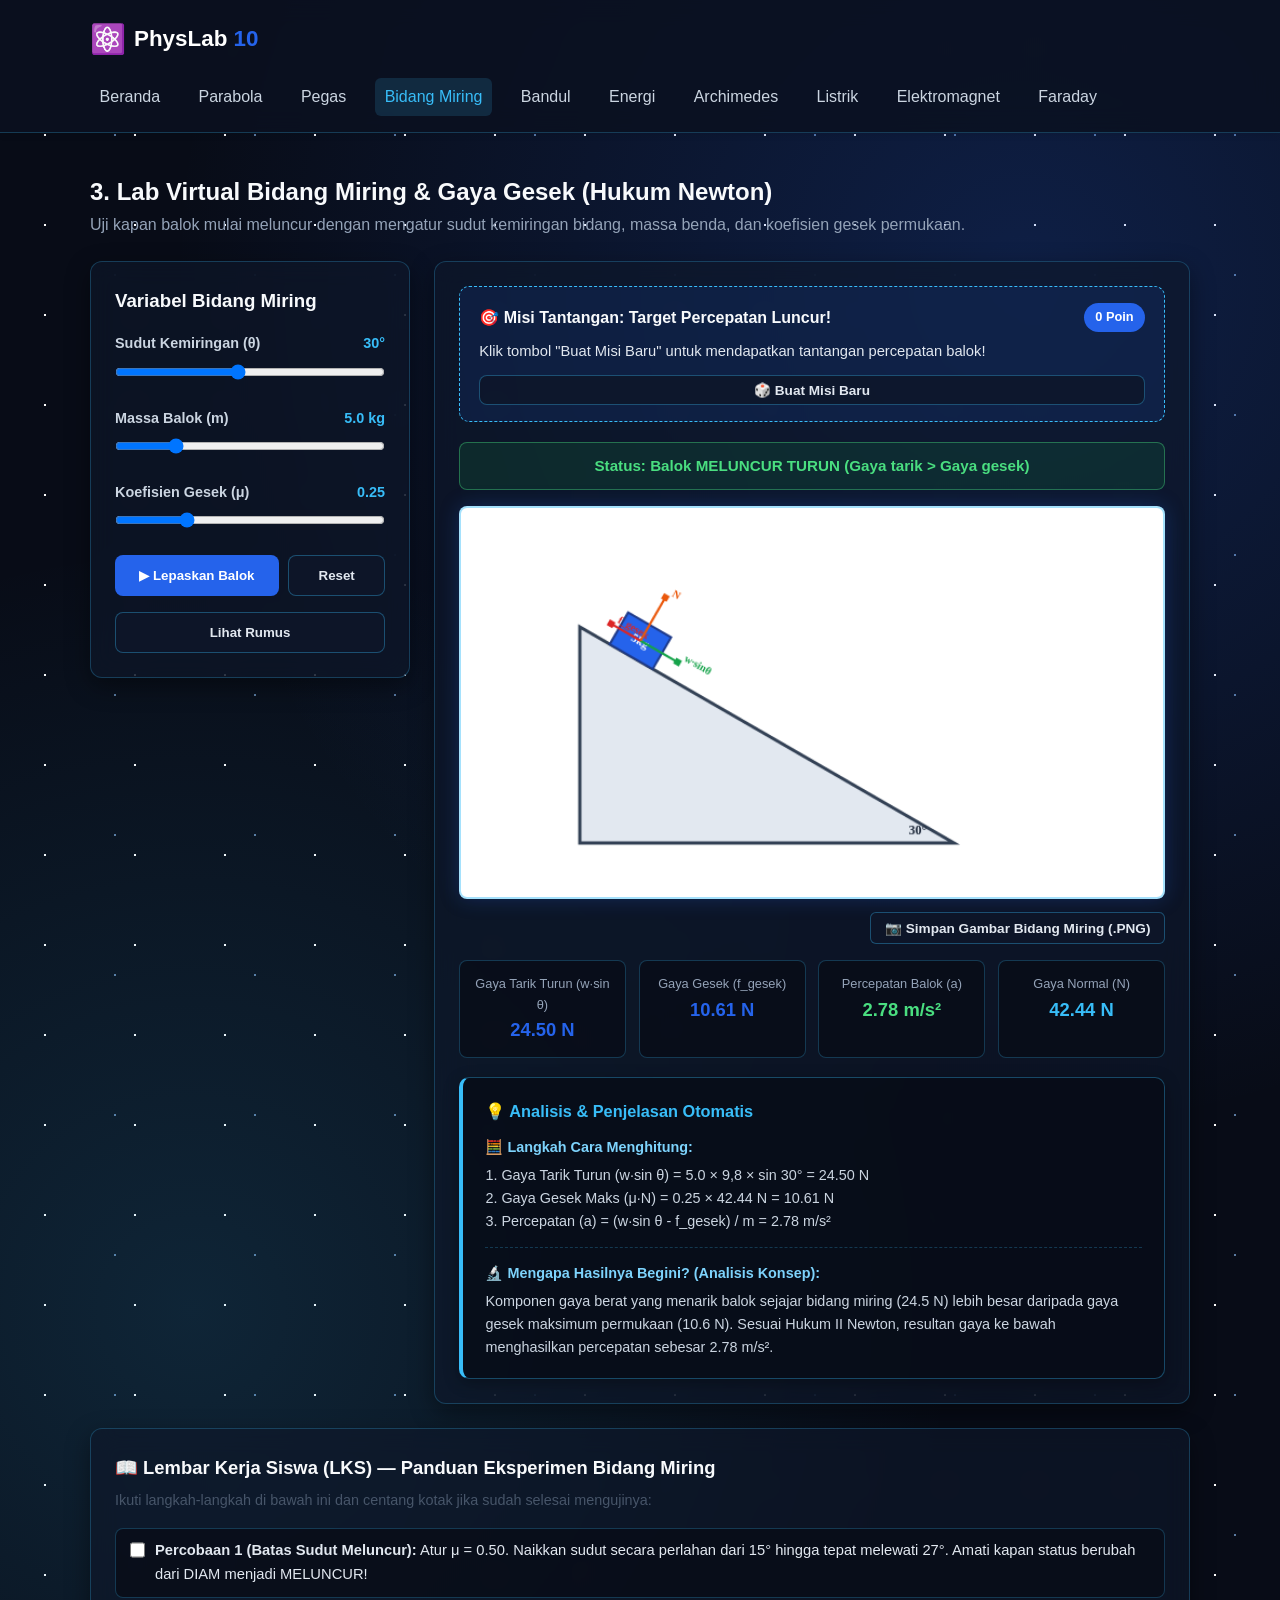
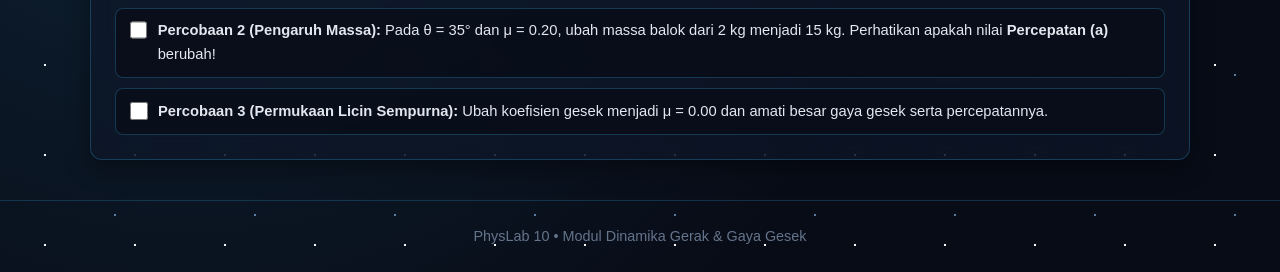
<file: bidang-miring.html>
<!DOCTYPE html>
<html lang="id">
<head>
    <meta charset="UTF-8">
    <meta name="viewport" content="width=device-width, initial-scale=1.0">
    <title>Lab Virtual Bidang Miring & Gaya Gesek - PhysLab 10</title>
    <link rel="stylesheet" href="style.css">
    <style>
        .status-badge {
            padding: 0.7rem 1rem;
            border-radius: 8px;
            font-weight: 700;
            text-align: center;
            margin-bottom: 1rem;
            font-size: 0.95rem;
        }
        .status-diam {
            background-color: rgba(250, 204, 21, 0.15);
            color: #facc15;
            border: 1px solid rgba(250, 204, 21, 0.45);
        }
        .status-meluncur {
            background-color: rgba(22, 163, 74, 0.15);
            color: #4ade80;
            border: 1px solid rgba(74, 222, 128, 0.4);
        }
    </style>
</head>
<body class="futuristic-home">

    <header class="navbar">
        <div class="container nav-content">
            <div class="logo">
                <span class="logo-icon">⚛️</span>
                <h1>PhysLab <span>10</span></h1>
            </div>
            <nav style="flex-wrap: wrap;">
                <a href="index.html">Beranda</a>
                <a href="parabola.html">Parabola</a>
                <a href="pegas.html">Pegas</a>
                <a href="bidang-miring.html" class="active">Bidang Miring</a>
                <a href="bandul.html">Bandul</a>
                <a href="energi.html">Energi</a>
                <a href="archimedes.html">Archimedes</a>
                <a href="listrik.html">Listrik</a>
                <a href="elektromagnet.html">Elektromagnet</a>
                <a href="faraday.html">Faraday</a>
            </nav>
        </div>
    </header>

    <main class="container">
        <div style="margin-bottom: 1.5rem;">
            <h2>3. Lab Virtual Bidang Miring & Gaya Gesek (Hukum Newton)</h2>
            <p style="color: #94a3b8;">Uji kapan balok mulai meluncur dengan mengatur sudut kemiringan bidang, massa benda, dan koefisien gesek permukaan.</p>
        </div>

        <div class="sim-layout">
            
            <aside class="control-panel">
                <h3 style="margin-bottom: 1rem;">Variabel Bidang Miring</h3>

                <div class="control-group">
                    <label>
                        <span>Sudut Kemiringan (θ)</span>
                        <span id="val-theta" style="color: #38bdf8;">30°</span>
                    </label>
                    <input type="range" id="input-theta" min="5" max="60" step="1" value="30">
                </div>

                <div class="control-group">
                    <label>
                        <span>Massa Balok (m)</span>
                        <span id="val-mass" style="color: #38bdf8;">5.0 kg</span>
                    </label>
                    <input type="range" id="input-mass" min="1" max="20" step="1" value="5">
                </div>

                <div class="control-group">
                    <label>
                        <span>Koefisien Gesek (μ)</span>
                        <span id="val-mu" style="color: #38bdf8;">0.25</span>
                    </label>
                    <input type="range" id="input-mu" min="0" max="1.0" step="0.05" value="0.25">
                </div>

                <div class="btn-group">
                    <button id="btn-slide" class="btn-primary" style="flex: 2;">▶ Lepaskan Balok</button>
                    <button id="btn-reset" class="btn-secondary" style="flex: 1;">Reset</button>
                </div>

                <div class="btn-group">
                    <button id="btn-formula" class="btn-secondary">Lihat Rumus</button>
                </div>

                <div id="formula-panel" class="formula-box" style="display: none; margin-top: 1rem; margin-bottom: 0;">
                    <strong>Rumus Dinamika Bidang Miring:</strong><br>
                    • Gaya Tarik Turun: <code>w_x = m · g · sin θ</code><br>
                    • Gaya Normal: <code>N = m · g · cos θ</code><br>
                    • Gaya Gesek Maks: <code>f_max = μ · N</code><br>
                    • Percepatan: <code>a = g · (sin θ - μ · cos θ)</code>
                </div>
            </aside>

            <section class="visual-panel">
                
                <div class="challenge-box">
                    <div class="challenge-header">
                        <h4>🎯 Misi Tantangan: Target Percepatan Luncur!</h4>
                        <span id="total-score" class="score-badge">0 Poin</span>
                    </div>
                    <p id="challenge-desc" class="challenge-text">
                        Klik tombol "Buat Misi Baru" untuk mendapatkan tantangan percepatan balok!
                    </p>
                    <div style="display: flex; gap: 0.5rem; flex-wrap: wrap;">
                        <button id="btn-new-mission" class="btn-secondary" style="padding: 0.4rem 0.9rem; font-size: 0.85rem;">🎲 Buat Misi Baru</button>
                        <button id="btn-check-mission" class="btn-primary" style="padding: 0.4rem 0.9rem; font-size: 0.85rem; display: none;">✅ Cek Jawaban</button>
                    </div>
                    <div id="challenge-feedback" class="challenge-feedback"></div>
                </div>

                <div id="status-box" class="status-badge status-meluncur">
                    Status: Balok MELUNCUR TURUN (Gaya tarik &gt; Gaya gesek)
                </div>

                <canvas id="incline-canvas" width="650" height="360"></canvas>

                <div class="export-bar">
                    <button class="btn-export" onclick="downloadCanvasImage('incline-canvas', 'laporan-bidang-miring')">
                        📷 Simpan Gambar Bidang Miring (.PNG)
                    </button>
                </div>

                <div class="output-grid">
                    <div class="output-item">
                        <span>Gaya Tarik Turun (w·sin θ)</span>
                        <strong id="out-wx">24.50 N</strong>
                    </div>
                    <div class="output-item">
                        <span>Gaya Gesek (f_gesek)</span>
                        <strong id="out-fg">10.61 N</strong>
                    </div>
                    <div class="output-item">
                        <span>Percepatan Balok (a)</span>
                        <strong id="out-a" style="color: #4ade80;">2.78 m/s²</strong>
                    </div>
                    <div class="output-item">
                        <span>Gaya Normal (N)</span>
                        <strong id="out-n" style="color: #38bdf8;">42.44 N</strong>
                    </div>
                </div>

                <!-- KOTAK ANALISIS & PENJELASAN OTOMATIS -->
                <div class="explanation-box">
                    <h4>💡 Analisis & Penjelasan Otomatis</h4>
                    <div class="exp-section">
                        <span class="exp-title">🧮 Langkah Cara Menghitung:</span>
                        <p id="exp-calc" class="exp-text">Memuat langkah perhitungan...</p>
                    </div>
                    <div class="exp-section">
                        <span class="exp-title">🔬 Mengapa Hasilnya Begini? (Analisis Konsep):</span>
                        <p id="exp-reason" class="exp-text">Memuat penjelasan konsep fisika...</p>
                    </div>
                </div>
            </section>

        </div>

        <section class="lks-panel">
            <h3>📖 Lembar Kerja Siswa (LKS) — Panduan Eksperimen Bidang Miring</h3>
            <p>Ikuti langkah-langkah di bawah ini dan centang kotak jika sudah selesai mengujinya:</p>
            <ul class="lks-list">
                <li>
                    <input type="checkbox">
                    <span><strong>Percobaan 1 (Batas Sudut Meluncur):</strong> Atur <code>μ = 0.50</code>. Naikkan sudut secara perlahan dari <code>15°</code> hingga tepat melewati <code>27°</code>. Amati kapan status berubah dari DIAM menjadi MELUNCUR!</span>
                </li>
                <li>
                    <input type="checkbox">
                    <span><strong>Percobaan 2 (Pengaruh Massa):</strong> Pada <code>θ = 35°</code> dan <code>μ = 0.20</code>, ubah massa balok dari <code>2 kg</code> menjadi <code>15 kg</code>. Perhatikan apakah nilai <strong>Percepatan (a)</strong> berubah!</span>
                </li>
                <li>
                    <input type="checkbox">
                    <span><strong>Percobaan 3 (Permukaan Licin Sempurna):</strong> Ubah koefisien gesek menjadi <code>μ = 0.00</code> dan amati besar gaya gesek serta percepatannya.</span>
                </li>
            </ul>
        </section>
    </main>

    <footer>
        <div class="container">
            <p>PhysLab 10 • Modul Dinamika Gerak & Gaya Gesek</p>
        </div>
    </footer>

    <script src="lab-tools.js"></script>
    <script src="bidang-miring.js"></script>
</body>
</html>
</file>
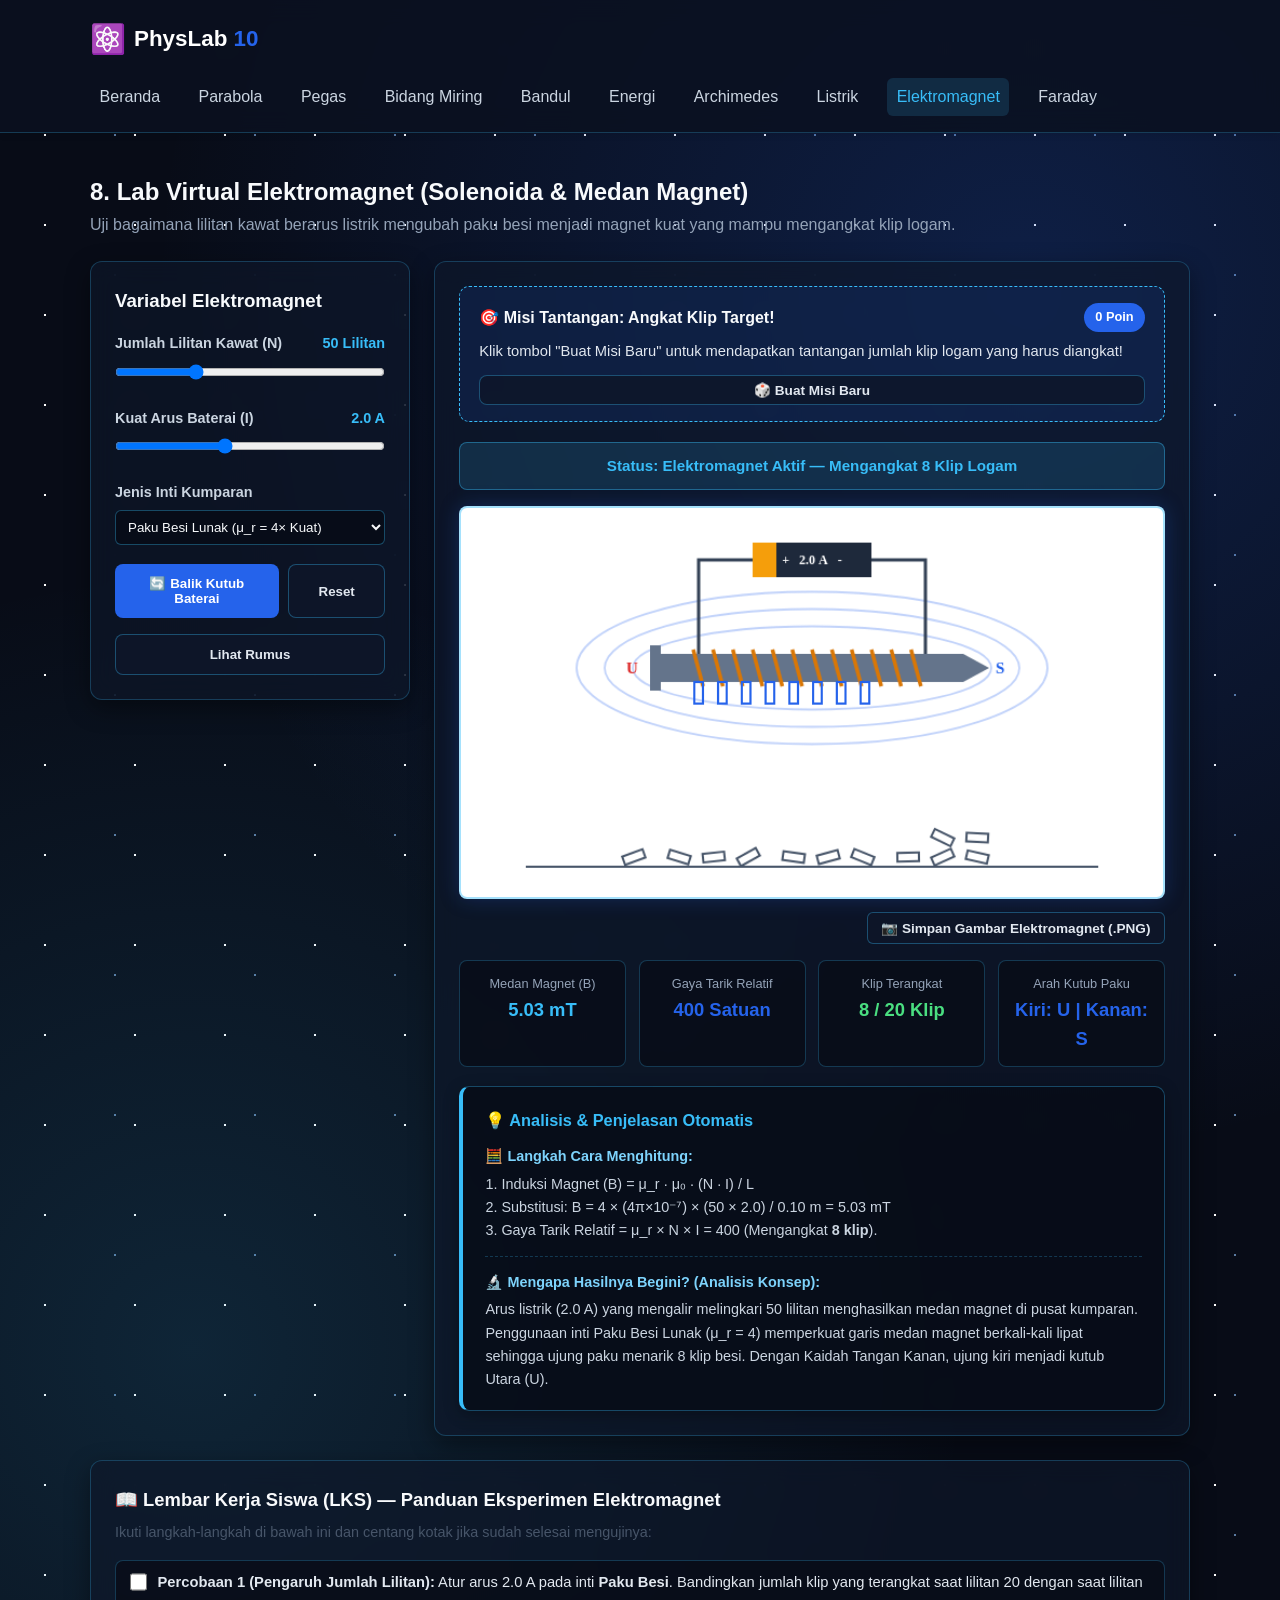
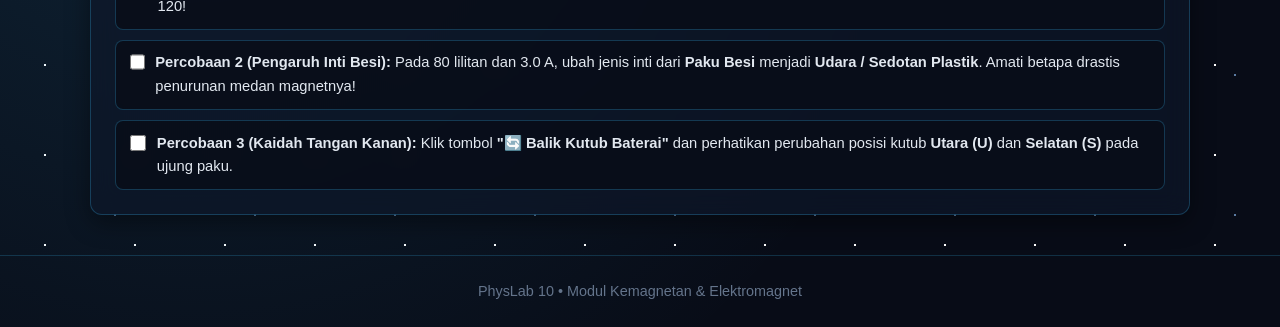
<file: elektromagnet.html>
<!DOCTYPE html>
<html lang="id">
<head>
    <meta charset="UTF-8">
    <meta name="viewport" content="width=device-width, initial-scale=1.0">
    <title>Lab Virtual Elektromagnet - PhysLab 10</title>
    <link rel="stylesheet" href="style.css">
    <style>
        .status-badge {
            padding: 0.7rem 1rem;
            border-radius: 8px;
            font-weight: 700;
            text-align: center;
            margin-bottom: 1rem;
            font-size: 0.95rem;
        }
        .status-aktif {
            background-color: rgba(56, 189, 248, 0.15);
            color: #38bdf8;
            border: 1px solid rgba(56, 189, 248, 0.4);
        }
        .status-mati {
            background-color: rgba(148, 163, 184, 0.15);
            color: #cbd5e1;
            border: 1px solid rgba(148, 163, 184, 0.35);
        }
    </style>
</head>
<body class="futuristic-home">

    <header class="navbar">
        <div class="container nav-content">
            <div class="logo">
                <span class="logo-icon">⚛️</span>
                <h1>PhysLab <span>10</span></h1>
            </div>
            <nav style="flex-wrap: wrap;">
                <a href="index.html">Beranda</a>
                <a href="parabola.html">Parabola</a>
                <a href="pegas.html">Pegas</a>
                <a href="bidang-miring.html">Bidang Miring</a>
                <a href="bandul.html">Bandul</a>
                <a href="energi.html">Energi</a>
                <a href="archimedes.html">Archimedes</a>
                <a href="listrik.html">Listrik</a>
                <a href="elektromagnet.html" class="active">Elektromagnet</a>
                <a href="faraday.html">Faraday</a>
            </nav>
        </div>
    </header>

    <main class="container">
        <div style="margin-bottom: 1.5rem;">
            <h2>8. Lab Virtual Elektromagnet (Solenoida & Medan Magnet)</h2>
            <p style="color: #94a3b8;">Uji bagaimana lilitan kawat berarus listrik mengubah paku besi menjadi magnet kuat yang mampu mengangkat klip logam.</p>
        </div>

        <div class="sim-layout">
            
            <aside class="control-panel">
                <h3 style="margin-bottom: 1rem;">Variabel Elektromagnet</h3>

                <div class="control-group">
                    <label>
                        <span>Jumlah Lilitan Kawat (N)</span>
                        <span id="val-n" style="color: #38bdf8;">50 Lilitan</span>
                    </label>
                    <input type="range" id="input-n" min="10" max="150" step="10" value="50">
                </div>

                <div class="control-group">
                    <label>
                        <span>Kuat Arus Baterai (I)</span>
                        <span id="val-i" style="color: #38bdf8;">2.0 A</span>
                    </label>
                    <input type="range" id="input-i" min="0" max="5" step="0.5" value="2.0">
                </div>

                <div class="control-group">
                    <label for="input-core">Jenis Inti Kumparan</label>
                    <select id="input-core">
                        <option value="1">Udara / Sedotan Plastik (μ_r = 1)</option>
                        <option value="4" selected>Paku Besi Lunak (μ_r = 4× Kuat)</option>
                        <option value="6">Baja Silikon Khusus (μ_r = 6× Kuat)</option>
                    </select>
                </div>

                <div class="btn-group">
                    <button id="btn-reverse" class="btn-primary" style="flex: 2;">🔄 Balik Kutub Baterai</button>
                    <button id="btn-reset" class="btn-secondary" style="flex: 1;">Reset</button>
                </div>

                <div class="btn-group">
                    <button id="btn-formula" class="btn-secondary">Lihat Rumus</button>
                </div>

                <div id="formula-panel" class="formula-box" style="display: none; margin-top: 1rem; margin-bottom: 0;">
                    <strong>Rumus Medan Magnet Solenoida:</strong><br>
                    • Induksi Magnet: <code>B = μ_r · μ₀ · (N · I) / L</code><br>
                    • Gaya Tarik Magnet: <code>F_tarik ∝ μ_r · N · I</code><br>
                    <em>Kaidah Tangan Kanan menentukan letak kutub U dan S.</em>
                </div>
            </aside>

            <section class="visual-panel">
                
                <div class="challenge-box">
                    <div class="challenge-header">
                        <h4>🎯 Misi Tantangan: Angkat Klip Target!</h4>
                        <span id="total-score" class="score-badge">0 Poin</span>
                    </div>
                    <p id="challenge-desc" class="challenge-text">
                        Klik tombol "Buat Misi Baru" untuk mendapatkan tantangan jumlah klip logam yang harus diangkat!
                    </p>
                    <div style="display: flex; gap: 0.5rem; flex-wrap: wrap;">
                        <button id="btn-new-mission" class="btn-secondary" style="padding: 0.4rem 0.9rem; font-size: 0.85rem;">🎲 Buat Misi Baru</button>
                        <button id="btn-check-mission" class="btn-primary" style="padding: 0.4rem 0.9rem; font-size: 0.85rem; display: none;">✅ Cek Jawaban</button>
                    </div>
                    <div id="challenge-feedback" class="challenge-feedback"></div>
                </div>

                <div id="status-box" class="status-badge status-aktif">
                    Status: Elektromagnet Aktif — Mengangkat 8 Klip Logam
                </div>

                <canvas id="magnet-canvas" width="650" height="360"></canvas>

                <div class="export-bar">
                    <button class="btn-export" onclick="downloadCanvasImage('magnet-canvas', 'laporan-elektromagnet')">
                        📷 Simpan Gambar Elektromagnet (.PNG)
                    </button>
                </div>

                <div class="output-grid">
                    <div class="output-item">
                        <span>Medan Magnet (B)</span>
                        <strong id="out-b" style="color: #38bdf8;">2.51 mT</strong>
                    </div>
                    <div class="output-item">
                        <span>Gaya Tarik Relatif</span>
                        <strong id="out-force">400 Satuan</strong>
                    </div>
                    <div class="output-item">
                        <span>Klip Terangkat</span>
                        <strong id="out-clips" style="color: #4ade80;">8 / 20 Klip</strong>
                    </div>
                    <div class="output-item">
                        <span>Arah Kutub Paku</span>
                        <strong id="out-pole">Kiri: U | Kanan: S</strong>
                    </div>
                </div>

                <div class="explanation-box">
                    <h4>💡 Analisis & Penjelasan Otomatis</h4>
                    <div class="exp-section">
                        <span class="exp-title">🧮 Langkah Cara Menghitung:</span>
                        <p id="exp-calc" class="exp-text">Memuat langkah perhitungan...</p>
                    </div>
                    <div class="exp-section">
                        <span class="exp-title">🔬 Mengapa Hasilnya Begini? (Analisis Konsep):</span>
                        <p id="exp-reason" class="exp-text">Memuat penjelasan konsep fisika...</p>
                    </div>
                </div>
            </section>

        </div>

        <section class="lks-panel">
            <h3>📖 Lembar Kerja Siswa (LKS) — Panduan Eksperimen Elektromagnet</h3>
            <p>Ikuti langkah-langkah di bawah ini dan centang kotak jika sudah selesai mengujinya:</p>
            <ul class="lks-list">
                <li>
                    <input type="checkbox">
                    <span><strong>Percobaan 1 (Pengaruh Jumlah Lilitan):</strong> Atur arus <code>2.0 A</code> pada inti <strong>Paku Besi</strong>. Bandingkan jumlah klip yang terangkat saat lilitan <code>20</code> dengan saat lilitan <code>120</code>!</span>
                </li>
                <li>
                    <input type="checkbox">
                    <span><strong>Percobaan 2 (Pengaruh Inti Besi):</strong> Pada <code>80 lilitan</code> dan <code>3.0 A</code>, ubah jenis inti dari <strong>Paku Besi</strong> menjadi <strong>Udara / Sedotan Plastik</strong>. Amati betapa drastis penurunan medan magnetnya!</span>
                </li>
                <li>
                    <input type="checkbox">
                    <span><strong>Percobaan 3 (Kaidah Tangan Kanan):</strong> Klik tombol <strong>"🔄 Balik Kutub Baterai"</strong> dan perhatikan perubahan posisi kutub <strong>Utara (U)</strong> dan <strong>Selatan (S)</strong> pada ujung paku.</span>
                </li>
            </ul>
        </section>
    </main>

    <footer>
        <div class="container">
            <p>PhysLab 10 • Modul Kemagnetan & Elektromagnet</p>
        </div>
    </footer>

    <script src="lab-tools.js"></script>
    <script src="elektromagnet.js"></script>
</body>
</html>
</file>
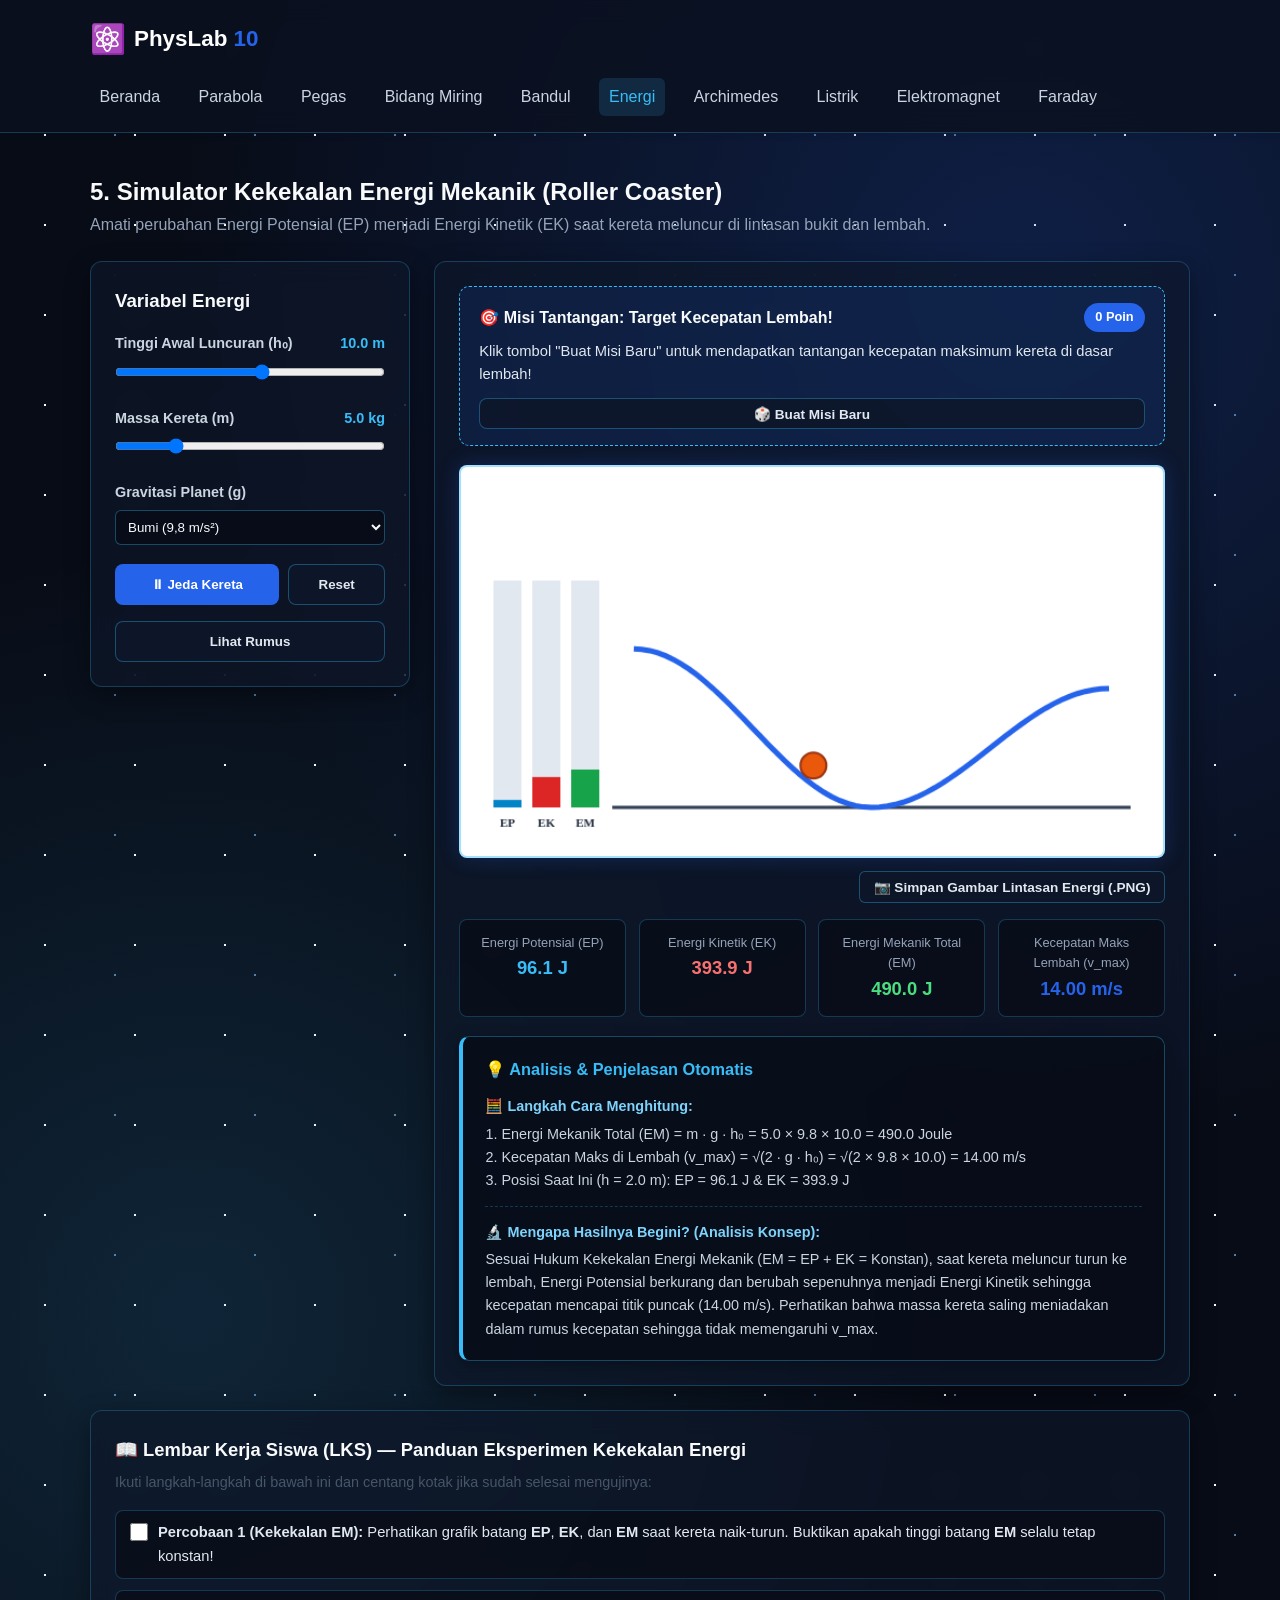
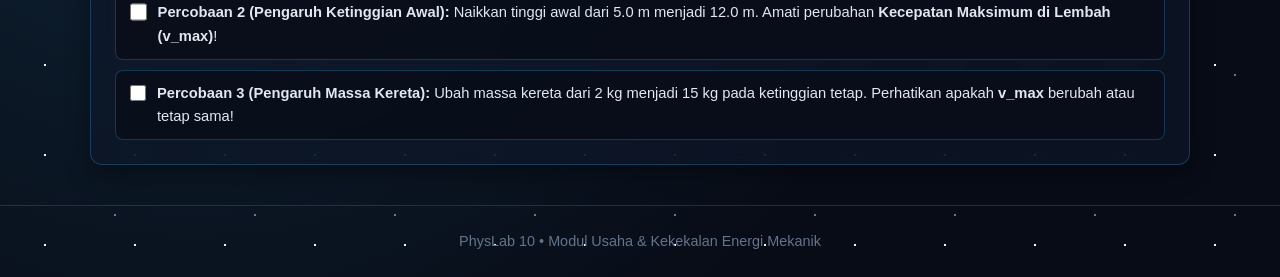
<file: energi.html>
<!DOCTYPE html>
<html lang="id">
<head>
    <meta charset="UTF-8">
    <meta name="viewport" content="width=device-width, initial-scale=1.0">
    <title>Lab Virtual Kekekalan Energi Mekanik - PhysLab 10</title>
    <link rel="stylesheet" href="style.css">
</head>
<body class="futuristic-home">

    <header class="navbar">
        <div class="container nav-content">
            <div class="logo">
                <span class="logo-icon">⚛️</span>
                <h1>PhysLab <span>10</span></h1>
            </div>
            <nav style="flex-wrap: wrap;">
                <a href="index.html">Beranda</a>
                <a href="parabola.html">Parabola</a>
                <a href="pegas.html">Pegas</a>
                <a href="bidang-miring.html">Bidang Miring</a>
                <a href="bandul.html">Bandul</a>
                <a href="energi.html" class="active">Energi</a>
                <a href="archimedes.html">Archimedes</a>
                <a href="listrik.html">Listrik</a>
                <a href="elektromagnet.html">Elektromagnet</a>
                <a href="faraday.html">Faraday</a>
            </nav>
        </div>
    </header>

    <main class="container">
        <div style="margin-bottom: 1.5rem;">
            <h2>5. Simulator Kekekalan Energi Mekanik (Roller Coaster)</h2>
            <p style="color: #94a3b8;">Amati perubahan Energi Potensial (EP) menjadi Energi Kinetik (EK) saat kereta meluncur di lintasan bukit dan lembah.</p>
        </div>

        <div class="sim-layout">
            
            <aside class="control-panel">
                <h3 style="margin-bottom: 1rem;">Variabel Energi</h3>

                <div class="control-group">
                    <label>
                        <span>Tinggi Awal Luncuran (h₀)</span>
                        <span id="val-h0" style="color: #38bdf8;">10.0 m</span>
                    </label>
                    <input type="range" id="input-h0" min="4" max="15" step="0.5" value="10.0">
                </div>

                <div class="control-group">
                    <label>
                        <span>Massa Kereta (m)</span>
                        <span id="val-m" style="color: #38bdf8;">5.0 kg</span>
                    </label>
                    <input type="range" id="input-m" min="1" max="20" step="1" value="5">
                </div>

                <div class="control-group">
                    <label for="input-g">Gravitasi Planet (g)</label>
                    <select id="input-g">
                        <option value="9.8" selected>Bumi (9,8 m/s²)</option>
                        <option value="1.6">Bulan (1,6 m/s²)</option>
                        <option value="3.7">Mars (3,7 m/s²)</option>
                    </select>
                </div>

                <div class="btn-group">
                    <button id="btn-toggle" class="btn-primary" style="flex: 2;">⏸ Jeda Kereta</button>
                    <button id="btn-reset" class="btn-secondary" style="flex: 1;">Reset</button>
                </div>

                <div class="btn-group">
                    <button id="btn-formula" class="btn-secondary">Lihat Rumus</button>
                </div>

                <div id="formula-panel" class="formula-box" style="display: none; margin-top: 1rem; margin-bottom: 0;">
                    <strong>Hukum Kekekalan Energi Mekanik:</strong><br>
                    • Energi Potensial: <code>EP = m · g · h</code><br>
                    • Energi Kinetik: <code>EK = ½ · m · v²</code><br>
                    • Energi Mekanik: <code>EM = EP + EK = Konstan</code><br>
                    • Kecepatan: <code>v = √(2 · g · (h₀ - h))</code>
                </div>
            </aside>

            <section class="visual-panel">
                
                <div class="challenge-box">
                    <div class="challenge-header">
                        <h4>🎯 Misi Tantangan: Target Kecepatan Lembah!</h4>
                        <span id="total-score" class="score-badge">0 Poin</span>
                    </div>
                    <p id="challenge-desc" class="challenge-text">
                        Klik tombol "Buat Misi Baru" untuk mendapatkan tantangan kecepatan maksimum kereta di dasar lembah!
                    </p>
                    <div style="display: flex; gap: 0.5rem; flex-wrap: wrap;">
                        <button id="btn-new-mission" class="btn-secondary" style="padding: 0.4rem 0.9rem; font-size: 0.85rem;">🎲 Buat Misi Baru</button>
                        <button id="btn-check-mission" class="btn-primary" style="padding: 0.4rem 0.9rem; font-size: 0.85rem; display: none;">✅ Cek Jawaban</button>
                    </div>
                    <div id="challenge-feedback" class="challenge-feedback"></div>
                </div>

                <canvas id="energy-canvas" width="650" height="360"></canvas>

                <div class="export-bar">
                    <button class="btn-export" onclick="downloadCanvasImage('energy-canvas', 'laporan-kekekalan-energi')">
                        📷 Simpan Gambar Lintasan Energi (.PNG)
                    </button>
                </div>

                <div class="output-grid">
                    <div class="output-item">
                        <span>Energi Potensial (EP)</span>
                        <strong id="out-ep" style="color: #38bdf8;">490.0 J</strong>
                    </div>
                    <div class="output-item">
                        <span>Energi Kinetik (EK)</span>
                        <strong id="out-ek" style="color: #f87171;">0.0 J</strong>
                    </div>
                    <div class="output-item">
                        <span>Energi Mekanik Total (EM)</span>
                        <strong id="out-em" style="color: #4ade80;">490.0 J</strong>
                    </div>
                    <div class="output-item">
                        <span>Kecepatan Maks Lembah (v_max)</span>
                        <strong id="out-vmax">14.00 m/s</strong>
                    </div>
                </div>

                <!-- KOTAK ANALISIS & PENJELASAN OTOMATIS -->
                <div class="explanation-box">
                    <h4>💡 Analisis & Penjelasan Otomatis</h4>
                    <div class="exp-section">
                        <span class="exp-title">🧮 Langkah Cara Menghitung:</span>
                        <p id="exp-calc" class="exp-text">Memuat langkah perhitungan...</p>
                    </div>
                    <div class="exp-section">
                        <span class="exp-title">🔬 Mengapa Hasilnya Begini? (Analisis Konsep):</span>
                        <p id="exp-reason" class="exp-text">Memuat penjelasan konsep fisika...</p>
                    </div>
                </div>
            </section>

        </div>

        <section class="lks-panel">
            <h3>📖 Lembar Kerja Siswa (LKS) — Panduan Eksperimen Kekekalan Energi</h3>
            <p>Ikuti langkah-langkah di bawah ini dan centang kotak jika sudah selesai mengujinya:</p>
            <ul class="lks-list">
                <li>
                    <input type="checkbox">
                    <span><strong>Percobaan 1 (Kekekalan EM):</strong> Perhatikan grafik batang <strong>EP</strong>, <strong>EK</strong>, dan <strong>EM</strong> saat kereta naik-turun. Buktikan apakah tinggi batang <strong>EM</strong> selalu tetap konstan!</span>
                </li>
                <li>
                    <input type="checkbox">
                    <span><strong>Percobaan 2 (Pengaruh Ketinggian Awal):</strong> Naikkan tinggi awal dari <code>5.0 m</code> menjadi <code>12.0 m</code>. Amati perubahan <strong>Kecepatan Maksimum di Lembah (v_max)</strong>!</span>
                </li>
                <li>
                    <input type="checkbox">
                    <span><strong>Percobaan 3 (Pengaruh Massa Kereta):</strong> Ubah massa kereta dari <code>2 kg</code> menjadi <code>15 kg</code> pada ketinggian tetap. Perhatikan apakah <strong>v_max</strong> berubah atau tetap sama!</span>
                </li>
            </ul>
        </section>
    </main>

    <footer>
        <div class="container">
            <p>PhysLab 10 • Modul Usaha & Kekekalan Energi Mekanik</p>
        </div>
    </footer>

    <script src="lab-tools.js"></script>
    <script src="energi.js"></script>
</body>
</html>
</file>
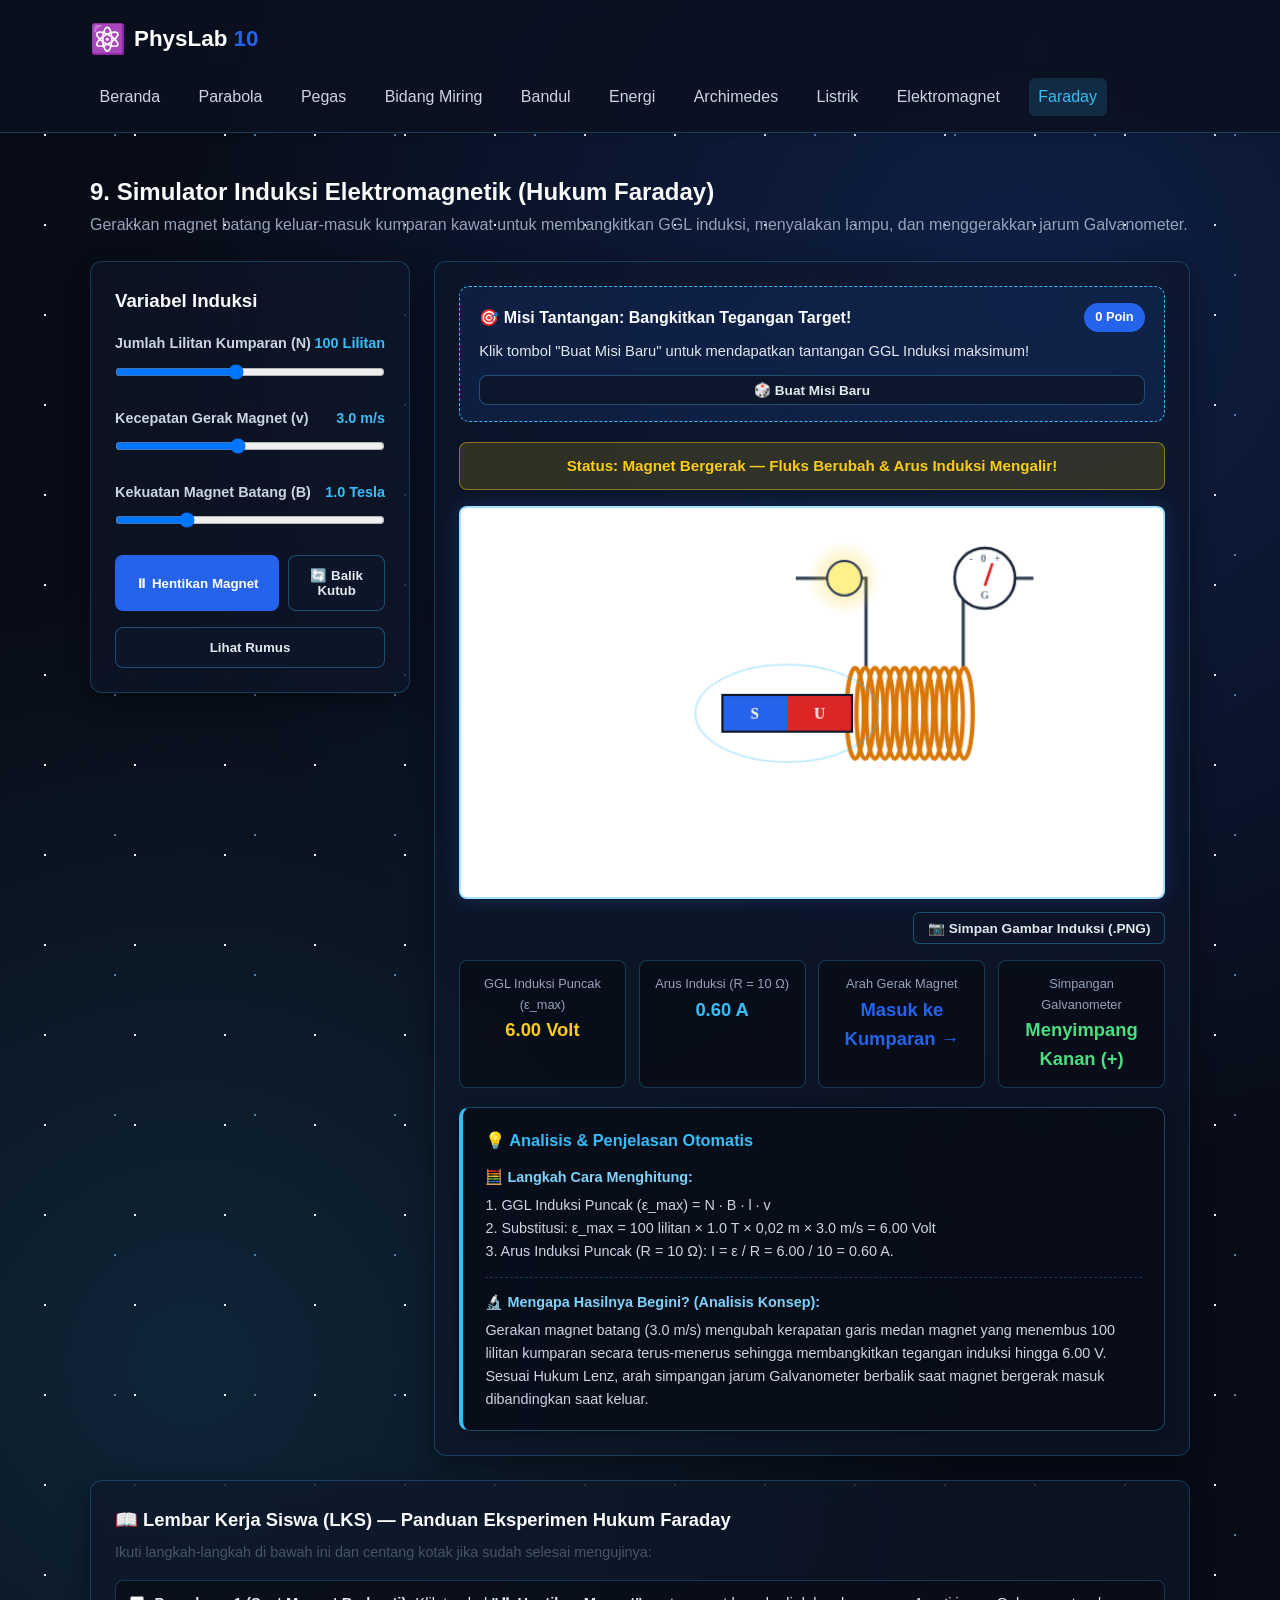
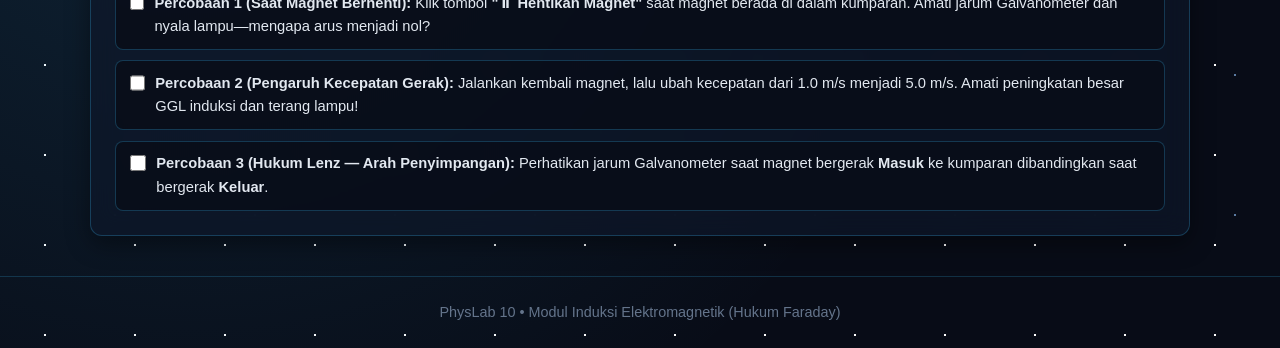
<file: faraday.html>
<!DOCTYPE html>
<html lang="id">
<head>
    <meta charset="UTF-8">
    <meta name="viewport" content="width=device-width, initial-scale=1.0">
    <title>Simulator Induksi Magnet Faraday - PhysLab 10</title>
    <link rel="stylesheet" href="style.css">
    <style>
        .status-badge {
            padding: 0.7rem 1rem;
            border-radius: 8px;
            font-weight: 700;
            text-align: center;
            margin-bottom: 1rem;
            font-size: 0.95rem;
        }
        .status-induksi {
            background-color: rgba(250, 204, 21, 0.15);
            color: #facc15;
            border: 1px solid rgba(250, 204, 21, 0.45);
        }
        .status-diam {
            background-color: rgba(148, 163, 184, 0.15);
            color: #cbd5e1;
            border: 1px solid rgba(148, 163, 184, 0.35);
        }
    </style>
</head>
<body class="futuristic-home">

    <header class="navbar">
        <div class="container nav-content">
            <div class="logo">
                <span class="logo-icon">⚛️</span>
                <h1>PhysLab <span>10</span></h1>
            </div>
            <nav style="flex-wrap: wrap;">
                <a href="index.html">Beranda</a>
                <a href="parabola.html">Parabola</a>
                <a href="pegas.html">Pegas</a>
                <a href="bidang-miring.html">Bidang Miring</a>
                <a href="bandul.html">Bandul</a>
                <a href="energi.html">Energi</a>
                <a href="archimedes.html">Archimedes</a>
                <a href="listrik.html">Listrik</a>
                <a href="elektromagnet.html">Elektromagnet</a>
                <a href="faraday.html" class="active">Faraday</a>
            </nav>
        </div>
    </header>

    <main class="container">
        <div style="margin-bottom: 1.5rem;">
            <h2>9. Simulator Induksi Elektromagnetik (Hukum Faraday)</h2>
            <p style="color: #94a3b8;">Gerakkan magnet batang keluar-masuk kumparan kawat untuk membangkitkan GGL induksi, menyalakan lampu, dan menggerakkan jarum Galvanometer.</p>
        </div>

        <div class="sim-layout">
            
            <aside class="control-panel">
                <h3 style="margin-bottom: 1rem;">Variabel Induksi</h3>

                <div class="control-group">
                    <label>
                        <span>Jumlah Lilitan Kumparan (N)</span>
                        <span id="val-n" style="color: #38bdf8;">100 Lilitan</span>
                    </label>
                    <input type="range" id="input-n" min="20" max="200" step="20" value="100">
                </div>

                <div class="control-group">
                    <label>
                        <span>Kecepatan Gerak Magnet (v)</span>
                        <span id="val-speed" style="color: #38bdf8;">3.0 m/s</span>
                    </label>
                    <input type="range" id="input-speed" min="0.5" max="6.0" step="0.5" value="3.0">
                </div>

                <div class="control-group">
                    <label>
                        <span>Kekuatan Magnet Batang (B)</span>
                        <span id="val-b" style="color: #38bdf8;">1.0 Tesla</span>
                    </label>
                    <input type="range" id="input-b" min="0.5" max="2.5" step="0.5" value="1.0">
                </div>

                <div class="btn-group">
                    <button id="btn-auto" class="btn-primary" style="flex: 2;">⏸ Hentikan Magnet</button>
                    <button id="btn-flip" class="btn-secondary" style="flex: 1;">🔄 Balik Kutub</button>
                </div>

                <div class="btn-group">
                    <button id="btn-formula" class="btn-secondary">Lihat Rumus</button>
                </div>

                <div id="formula-panel" class="formula-box" style="display: none; margin-top: 1rem; margin-bottom: 0;">
                    <strong>Rumus Hukum Faraday & Lenz:</strong><br>
                    • GGL Induksi: <code>ε = -N · (ΔΦ / Δt)</code><br>
                    • Fluks Magnet: <code>Φ = B · A · cos θ</code><br>
                    • Arus Induksi: <code>I = ε / R_lampu</code><br>
                    <em>Tanda (-) menunjukkan arah arus melawan perubahan fluks.</em>
                </div>
            </aside>

            <section class="visual-panel">
                
                <div class="challenge-box">
                    <div class="challenge-header">
                        <h4>🎯 Misi Tantangan: Bangkitkan Tegangan Target!</h4>
                        <span id="total-score" class="score-badge">0 Poin</span>
                    </div>
                    <p id="challenge-desc" class="challenge-text">
                        Klik tombol "Buat Misi Baru" untuk mendapatkan tantangan GGL Induksi maksimum!
                    </p>
                    <div style="display: flex; gap: 0.5rem; flex-wrap: wrap;">
                        <button id="btn-new-mission" class="btn-secondary" style="padding: 0.4rem 0.9rem; font-size: 0.85rem;">🎲 Buat Misi Baru</button>
                        <button id="btn-check-mission" class="btn-primary" style="padding: 0.4rem 0.9rem; font-size: 0.85rem; display: none;">✅ Cek Jawaban</button>
                    </div>
                    <div id="challenge-feedback" class="challenge-feedback"></div>
                </div>

                <div id="status-box" class="status-badge status-induksi">
                    Status: Magnet Bergerak — Fluks Berubah & Lampu Menyala!
                </div>

                <canvas id="faraday-canvas" width="650" height="360"></canvas>

                <div class="export-bar">
                    <button class="btn-export" onclick="downloadCanvasImage('faraday-canvas', 'laporan-induksi-faraday')">
                        📷 Simpan Gambar Induksi (.PNG)
                    </button>
                </div>

                <div class="output-grid">
                    <div class="output-item">
                        <span>GGL Induksi Puncak (ε_max)</span>
                        <strong id="out-emf" style="color: #facc15;">6.00 Volt</strong>
                    </div>
                    <div class="output-item">
                        <span>Arus Induksi (R = 10 Ω)</span>
                        <strong id="out-i" style="color: #38bdf8;">0.60 A</strong>
                    </div>
                    <div class="output-item">
                        <span>Arah Gerak Magnet</span>
                        <strong id="out-dir">Masuk ke Kumparan →</strong>
                    </div>
                    <div class="output-item">
                        <span>Simpangan Galvanometer</span>
                        <strong id="out-galv" style="color: #4ade80;">Menyimpang Kanan (+)</strong>
                    </div>
                </div>

                <div class="explanation-box">
                    <h4>💡 Analisis & Penjelasan Otomatis</h4>
                    <div class="exp-section">
                        <span class="exp-title">🧮 Langkah Cara Menghitung:</span>
                        <p id="exp-calc" class="exp-text">Memuat langkah perhitungan...</p>
                    </div>
                    <div class="exp-section">
                        <span class="exp-title">🔬 Mengapa Hasilnya Begini? (Analisis Konsep):</span>
                        <p id="exp-reason" class="exp-text">Memuat penjelasan konsep fisika...</p>
                    </div>
                </div>
            </section>

        </div>

        <section class="lks-panel">
            <h3>📖 Lembar Kerja Siswa (LKS) — Panduan Eksperimen Hukum Faraday</h3>
            <p>Ikuti langkah-langkah di bawah ini dan centang kotak jika sudah selesai mengujinya:</p>
            <ul class="lks-list">
                <li>
                    <input type="checkbox">
                    <span><strong>Percobaan 1 (Saat Magnet Berhenti):</strong> Klik tombol <strong>"⏸ Hentikan Magnet"</strong> saat magnet berada di dalam kumparan. Amati jarum Galvanometer dan nyala lampu—mengapa arus menjadi nol?</span>
                </li>
                <li>
                    <input type="checkbox">
                    <span><strong>Percobaan 2 (Pengaruh Kecepatan Gerak):</strong> Jalankan kembali magnet, lalu ubah kecepatan dari <code>1.0 m/s</code> menjadi <code>5.0 m/s</code>. Amati peningkatan besar GGL induksi dan terang lampu!</span>
                </li>
                <li>
                    <input type="checkbox">
                    <span><strong>Percobaan 3 (Hukum Lenz — Arah Penyimpangan):</strong> Perhatikan jarum Galvanometer saat magnet bergerak <strong>Masuk</strong> ke kumparan dibandingkan saat bergerak <strong>Keluar</strong>.</span>
                </li>
            </ul>
        </section>
    </main>

    <footer>
        <div class="container">
            <p>PhysLab 10 • Modul Induksi Elektromagnetik (Hukum Faraday)</p>
        </div>
    </footer>

    <script src="lab-tools.js"></script>
    <script src="faraday.js"></script>
</body>
</html>
</file>
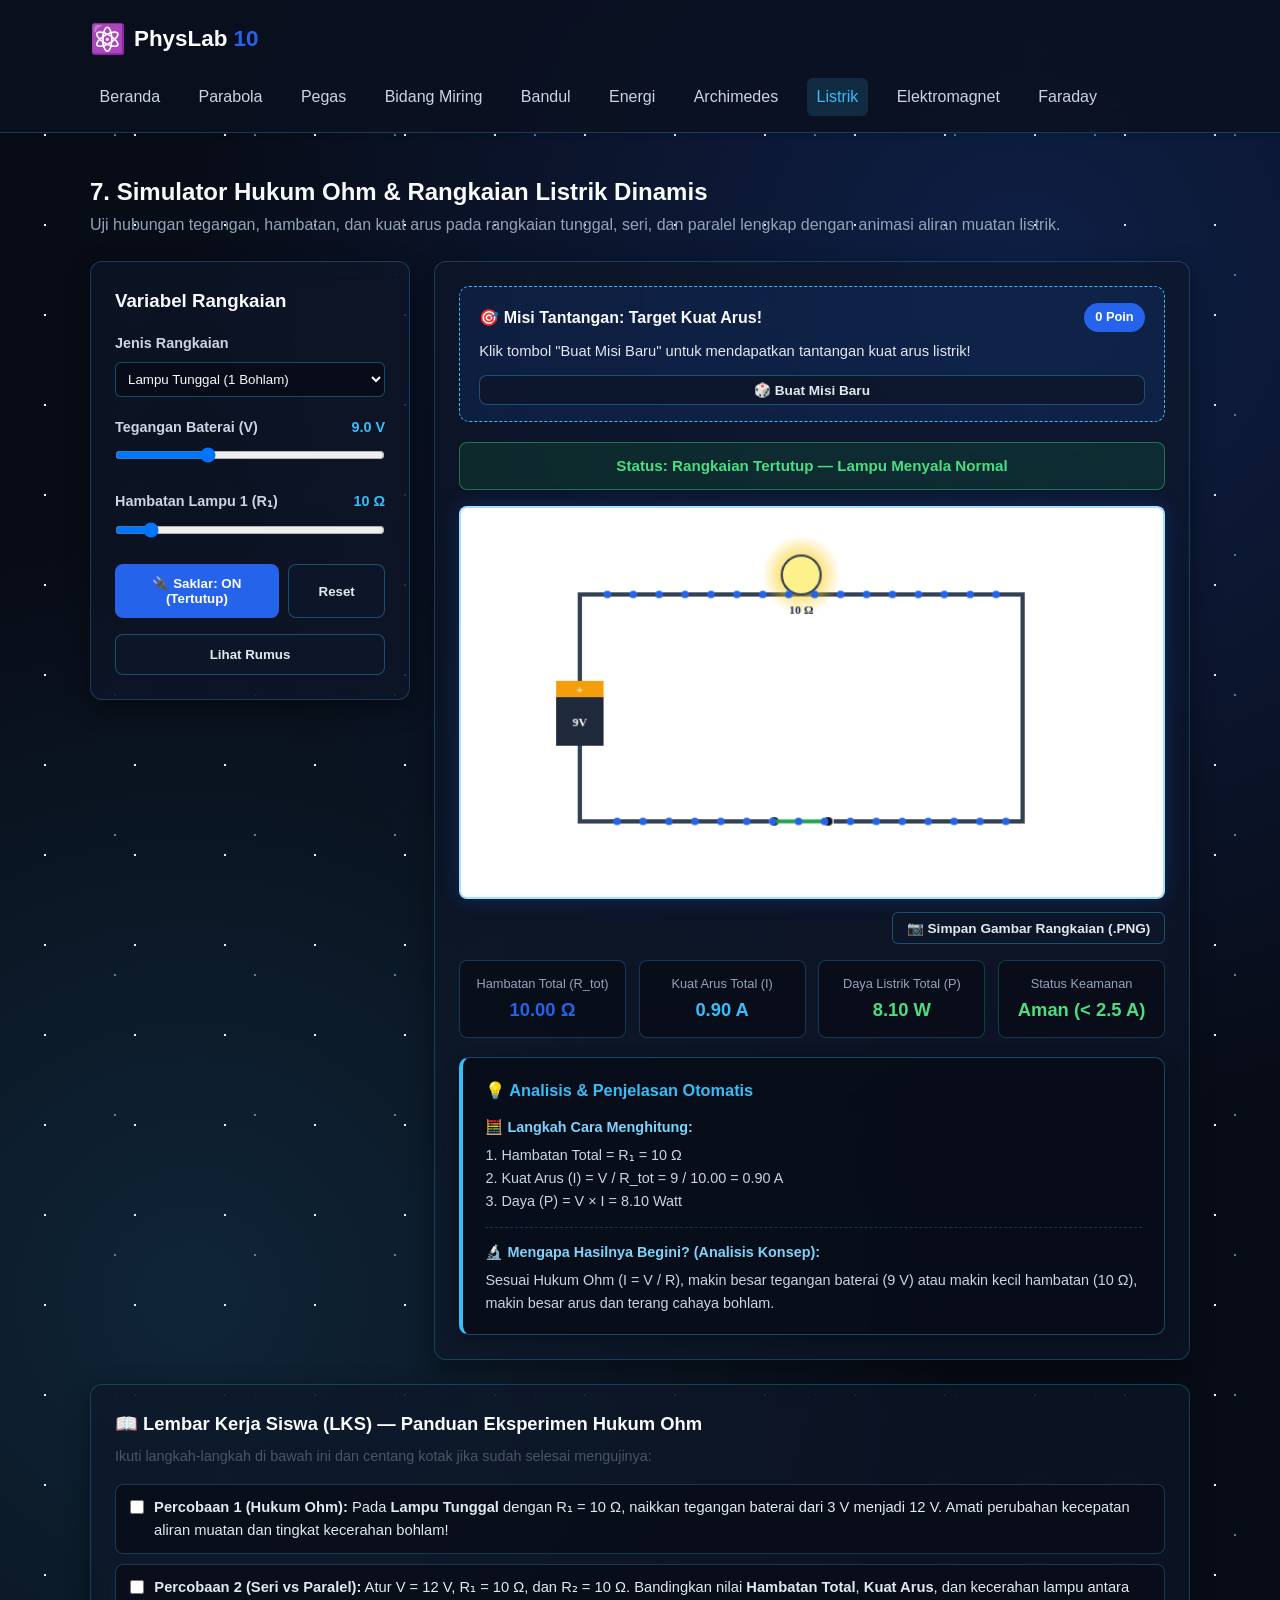
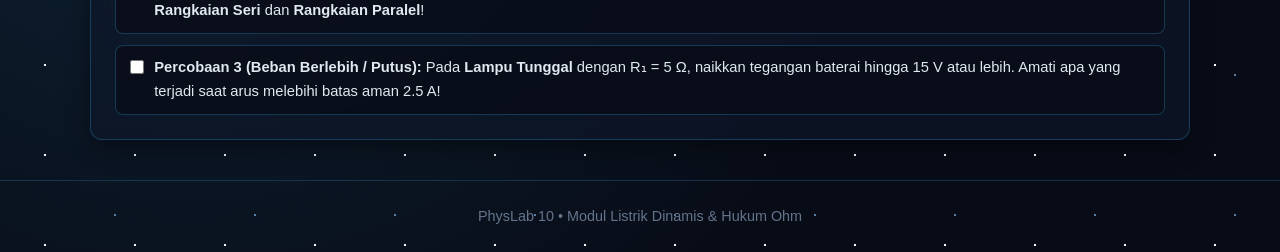
<file: listrik.html>
<!DOCTYPE html>
<html lang="id">
<head>
    <meta charset="UTF-8">
    <meta name="viewport" content="width=device-width, initial-scale=1.0">
    <title>Simulator Hukum Ohm & Rangkaian Listrik - PhysLab 10</title>
    <link rel="stylesheet" href="style.css">
    <style>
        .status-badge {
            padding: 0.7rem 1rem;
            border-radius: 8px;
            font-weight: 700;
            text-align: center;
            margin-bottom: 1rem;
            font-size: 0.95rem;
        }
        .status-normal {
            background-color: rgba(22, 163, 74, 0.15);
            color: #4ade80;
            border: 1px solid rgba(74, 222, 128, 0.4);
        }
        .status-off {
            background-color: rgba(148, 163, 184, 0.15);
            color: #cbd5e1;
            border: 1px solid rgba(148, 163, 184, 0.35);
        }
        .status-overload {
            background-color: rgba(220, 38, 38, 0.2);
            color: #f87171;
            border: 1px solid rgba(248, 113, 113, 0.5);
        }
    </style>
</head>
<body class="futuristic-home">

    <header class="navbar">
        <div class="container nav-content">
            <div class="logo">
                <span class="logo-icon">⚛️</span>
                <h1>PhysLab <span>10</span></h1>
            </div>
            <nav style="flex-wrap: wrap;">
                <a href="index.html">Beranda</a>
                <a href="parabola.html">Parabola</a>
                <a href="pegas.html">Pegas</a>
                <a href="bidang-miring.html">Bidang Miring</a>
                <a href="bandul.html">Bandul</a>
                <a href="energi.html">Energi</a>
                <a href="archimedes.html">Archimedes</a>
                <a href="listrik.html" class="active">Listrik</a>
                <a href="elektromagnet.html">Elektromagnet</a>
                <a href="faraday.html">Faraday</a>
            </nav>
        </div>
    </header>

    <main class="container">
        <div style="margin-bottom: 1.5rem;">
            <h2>7. Simulator Hukum Ohm & Rangkaian Listrik Dinamis</h2>
            <p style="color: #94a3b8;">Uji hubungan tegangan, hambatan, dan kuat arus pada rangkaian tunggal, seri, dan paralel lengkap dengan animasi aliran muatan listrik.</p>
        </div>

        <div class="sim-layout">
            
            <aside class="control-panel">
                <h3 style="margin-bottom: 1rem;">Variabel Rangkaian</h3>

                <div class="control-group">
                    <label for="input-circuit">Jenis Rangkaian</label>
                    <select id="input-circuit">
                        <option value="single" selected>Lampu Tunggal (1 Bohlam)</option>
                        <option value="series">Rangkaian Seri (2 Bohlam)</option>
                        <option value="parallel">Rangkaian Paralel (2 Bohlam)</option>
                    </select>
                </div>

                <div class="control-group">
                    <label>
                        <span>Tegangan Baterai (V)</span>
                        <span id="val-v" style="color: #38bdf8;">9.0 V</span>
                    </label>
                    <input type="range" id="input-v" min="1.5" max="24" step="1.5" value="9">
                </div>

                <div class="control-group">
                    <label>
                        <span>Hambatan Lampu 1 (R₁)</span>
                        <span id="val-r1" style="color: #38bdf8;">10 Ω</span>
                    </label>
                    <input type="range" id="input-r1" min="5" max="50" step="5" value="10">
                </div>

                <div class="control-group" id="group-r2" style="display: none;">
                    <label>
                        <span>Hambatan Lampu 2 (R₂)</span>
                        <span id="val-r2" style="color: #38bdf8;">10 Ω</span>
                    </label>
                    <input type="range" id="input-r2" min="5" max="50" step="5" value="10">
                </div>

                <div class="btn-group">
                    <button id="btn-switch" class="btn-primary" style="flex: 2;">🔌 Saklar: ON (Tertutup)</button>
                    <button id="btn-reset" class="btn-secondary" style="flex: 1;">Reset</button>
                </div>

                <div class="btn-group">
                    <button id="btn-formula" class="btn-secondary">Lihat Rumus</button>
                </div>

                <div id="formula-panel" class="formula-box" style="display: none; margin-top: 1rem; margin-bottom: 0;">
                    <strong>Rumus Hukum Ohm & Daya:</strong><br>
                    • Kuat Arus: <code>I = V / R_total</code><br>
                    • Hambatan Seri: <code>R_tot = R₁ + R₂</code><br>
                    • Hambatan Paralel: <code>1/R_tot = 1/R₁ + 1/R₂</code><br>
                    • Daya Listrik: <code>P = V · I = I² · R</code>
                </div>
            </aside>

            <section class="visual-panel">
                
                <div class="challenge-box">
                    <div class="challenge-header">
                        <h4>🎯 Misi Tantangan: Target Kuat Arus!</h4>
                        <span id="total-score" class="score-badge">0 Poin</span>
                    </div>
                    <p id="challenge-desc" class="challenge-text">
                        Klik tombol "Buat Misi Baru" untuk mendapatkan tantangan kuat arus listrik!
                    </p>
                    <div style="display: flex; gap: 0.5rem; flex-wrap: wrap;">
                        <button id="btn-new-mission" class="btn-secondary" style="padding: 0.4rem 0.9rem; font-size: 0.85rem;">🎲 Buat Misi Baru</button>
                        <button id="btn-check-mission" class="btn-primary" style="padding: 0.4rem 0.9rem; font-size: 0.85rem; display: none;">✅ Cek Jawaban</button>
                    </div>
                    <div id="challenge-feedback" class="challenge-feedback"></div>
                </div>

                <div id="status-box" class="status-badge status-normal">
                    Status: Rangkaian Tertutup — Lampu Menyala Normal
                </div>

                <canvas id="electric-canvas" width="650" height="360"></canvas>

                <div class="export-bar">
                    <button class="btn-export" onclick="downloadCanvasImage('electric-canvas', 'laporan-hukum-ohm')">
                        📷 Simpan Gambar Rangkaian (.PNG)
                    </button>
                </div>

                <div class="output-grid">
                    <div class="output-item">
                        <span>Hambatan Total (R_tot)</span>
                        <strong id="out-rtot">10.0 Ω</strong>
                    </div>
                    <div class="output-item">
                        <span>Kuat Arus Total (I)</span>
                        <strong id="out-i" style="color: #38bdf8;">0.90 A</strong>
                    </div>
                    <div class="output-item">
                        <span>Daya Listrik Total (P)</span>
                        <strong id="out-p" style="color: #4ade80;">8.10 W</strong>
                    </div>
                    <div class="output-item">
                        <span>Status Keamanan</span>
                        <strong id="out-safe">Aman (&lt; 2.5 A)</strong>
                    </div>
                </div>

                <div class="explanation-box">
                    <h4>💡 Analisis & Penjelasan Otomatis</h4>
                    <div class="exp-section">
                        <span class="exp-title">🧮 Langkah Cara Menghitung:</span>
                        <p id="exp-calc" class="exp-text">Memuat langkah perhitungan...</p>
                    </div>
                    <div class="exp-section">
                        <span class="exp-title">🔬 Mengapa Hasilnya Begini? (Analisis Konsep):</span>
                        <p id="exp-reason" class="exp-text">Memuat penjelasan konsep fisika...</p>
                    </div>
                </div>
            </section>

        </div>

        <section class="lks-panel">
            <h3>📖 Lembar Kerja Siswa (LKS) — Panduan Eksperimen Hukum Ohm</h3>
            <p>Ikuti langkah-langkah di bawah ini dan centang kotak jika sudah selesai mengujinya:</p>
            <ul class="lks-list">
                <li>
                    <input type="checkbox">
                    <span><strong>Percobaan 1 (Hukum Ohm):</strong> Pada <strong>Lampu Tunggal</strong> dengan <code>R₁ = 10 Ω</code>, naikkan tegangan baterai dari <code>3 V</code> menjadi <code>12 V</code>. Amati perubahan kecepatan aliran muatan dan tingkat kecerahan bohlam!</span>
                </li>
                <li>
                    <input type="checkbox">
                    <span><strong>Percobaan 2 (Seri vs Paralel):</strong> Atur <code>V = 12 V</code>, <code>R₁ = 10 Ω</code>, dan <code>R₂ = 10 Ω</code>. Bandingkan nilai <strong>Hambatan Total</strong>, <strong>Kuat Arus</strong>, dan kecerahan lampu antara <strong>Rangkaian Seri</strong> dan <strong>Rangkaian Paralel</strong>!</span>
                </li>
                <li>
                    <input type="checkbox">
                    <span><strong>Percobaan 3 (Beban Berlebih / Putus):</strong> Pada <strong>Lampu Tunggal</strong> dengan <code>R₁ = 5 Ω</code>, naikkan tegangan baterai hingga <code>15 V</code> atau lebih. Amati apa yang terjadi saat arus melebihi batas aman <code>2.5 A</code>!</span>
                </li>
            </ul>
        </section>
    </main>

    <footer>
        <div class="container">
            <p>PhysLab 10 • Modul Listrik Dinamis & Hukum Ohm</p>
        </div>
    </footer>

    <script src="lab-tools.js"></script>
    <script src="listrik.js"></script>
</body>
</html>
</file>
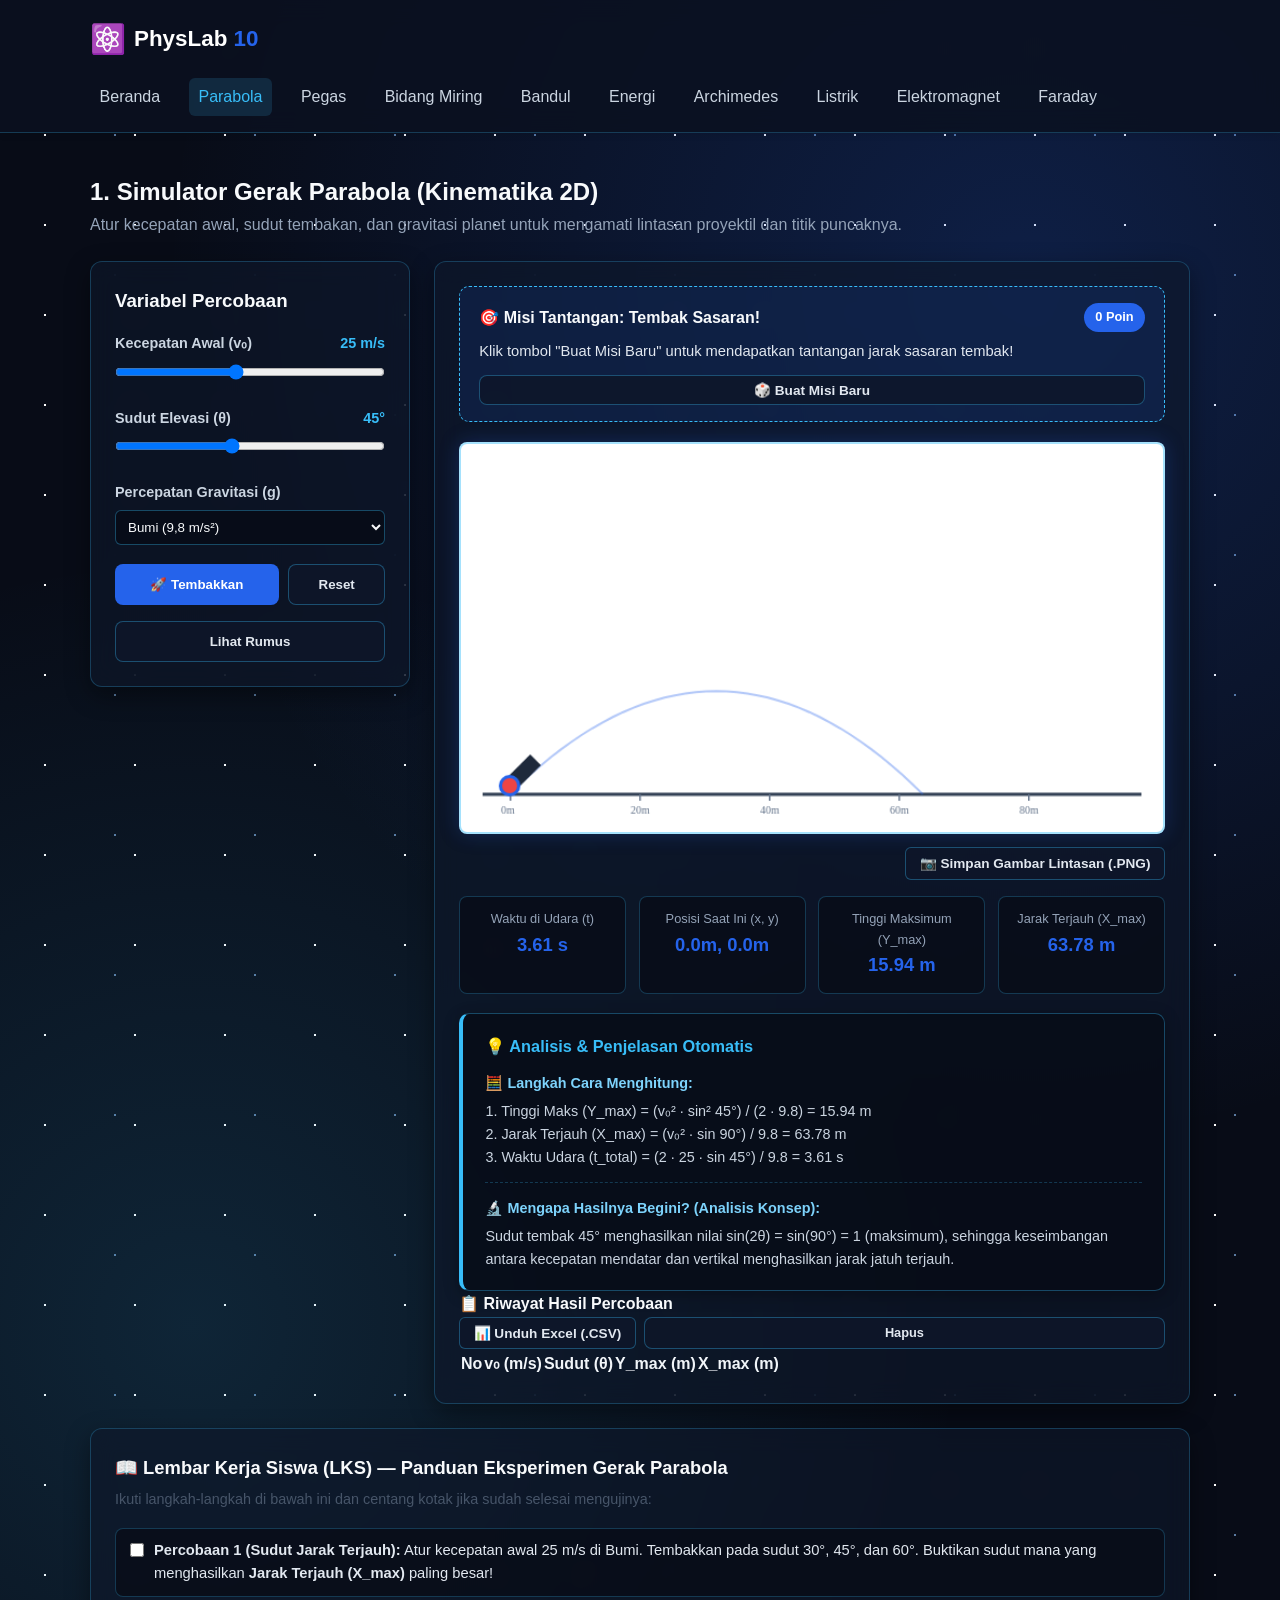
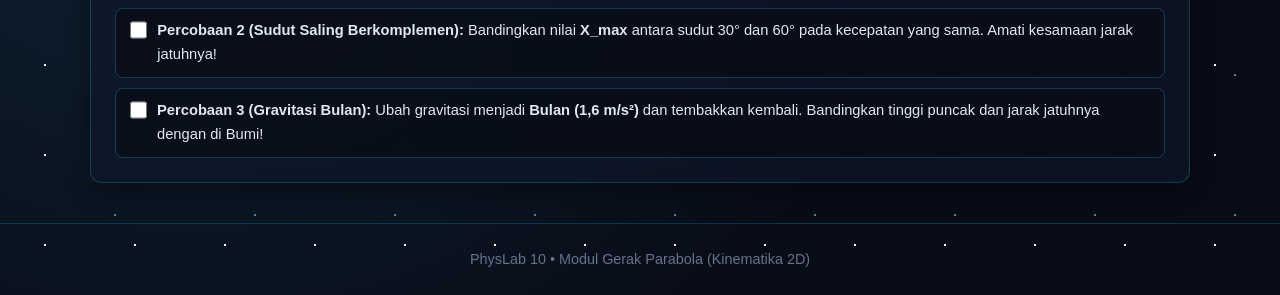
<file: parabola.html>
<!DOCTYPE html>
<html lang="id">
<head>
    <meta charset="UTF-8">
    <meta name="viewport" content="width=device-width, initial-scale=1.0">
    <title>Simulator Gerak Parabola - PhysLab 10</title>
    <link rel="stylesheet" href="style.css">
</head>
<body class="futuristic-home">

    <header class="navbar">
        <div class="container nav-content">
            <div class="logo">
                <span class="logo-icon">⚛️</span>
                <h1>PhysLab <span>10</span></h1>
            </div>
            <nav style="flex-wrap: wrap;">
                <a href="index.html">Beranda</a>
                <a href="parabola.html" class="active">Parabola</a>
                <a href="pegas.html">Pegas</a>
                <a href="bidang-miring.html">Bidang Miring</a>
                <a href="bandul.html">Bandul</a>
                <a href="energi.html">Energi</a>
                <a href="archimedes.html">Archimedes</a>
                <a href="listrik.html">Listrik</a>
                <a href="elektromagnet.html">Elektromagnet</a>
                <a href="faraday.html">Faraday</a>
            </nav>
        </div>
    </header>

    <main class="container">
        <div style="margin-bottom: 1.5rem;">
            <h2>1. Simulator Gerak Parabola (Kinematika 2D)</h2>
            <p style="color: #94a3b8;">Atur kecepatan awal, sudut tembakan, dan gravitasi planet untuk mengamati lintasan proyektil dan titik puncaknya.</p>
        </div>

        <div class="sim-layout">
            
            <aside class="control-panel">
                <h3 style="margin-bottom: 1rem;">Variabel Percobaan</h3>

                <div class="control-group">
                    <label>
                        <span>Kecepatan Awal (v₀)</span>
                        <span id="val-v0" style="color: #38bdf8;">25 m/s</span>
                    </label>
                    <input type="range" id="input-v0" min="5" max="50" step="1" value="25">
                </div>

                <div class="control-group">
                    <label>
                        <span>Sudut Elevasi (θ)</span>
                        <span id="val-angle" style="color: #38bdf8;">45°</span>
                    </label>
                    <input type="range" id="input-angle" min="15" max="85" step="1" value="45">
                </div>

                <div class="control-group">
                    <label for="input-g">Percepatan Gravitasi (g)</label>
                    <select id="input-g">
                        <option value="9.8" selected>Bumi (9,8 m/s²)</option>
                        <option value="1.6">Bulan (1,6 m/s²)</option>
                        <option value="3.7">Mars (3,7 m/s²)</option>
                        <option value="24.8">Jupiter (24,8 m/s²)</option>
                    </select>
                </div>

                <div class="btn-group">
                    <button id="btn-fire" class="btn-primary" style="flex: 2;">🚀 Tembakkan</button>
                    <button id="btn-reset" class="btn-secondary" style="flex: 1;">Reset</button>
                </div>

                <div class="btn-group">
                    <button id="btn-formula" class="btn-secondary">Lihat Rumus</button>
                </div>

                <div id="formula-panel" class="formula-box" style="display: none; margin-top: 1rem; margin-bottom: 0;">
                    <strong>Rumus Kinematika 2D:</strong><br>
                    • Waktu Total: <code>t_total = (2·v₀·sin θ) / g</code><br>
                    • Tinggi Maks: <code>Y_max = (v₀²·sin² θ) / 2g</code><br>
                    • Jarak Terjauh: <code>X_max = (v₀²·sin 2θ) / g</code>
                </div>
            </aside>

            <section class="visual-panel">
                
                <div class="challenge-box">
                    <div class="challenge-header">
                        <h4>🎯 Misi Tantangan: Tembak Sasaran!</h4>
                        <span id="total-score" class="score-badge">0 Poin</span>
                    </div>
                    <p id="challenge-desc" class="challenge-text">
                        Klik tombol "Buat Misi Baru" untuk mendapatkan tantangan jarak sasaran tembak!
                    </p>
                    <div style="display: flex; gap: 0.5rem; flex-wrap: wrap;">
                        <button id="btn-new-mission" class="btn-secondary" style="padding: 0.4rem 0.9rem; font-size: 0.85rem;">🎲 Buat Misi Baru</button>
                        <button id="btn-check-mission" class="btn-primary" style="padding: 0.4rem 0.9rem; font-size: 0.85rem; display: none;">✅ Cek Jawaban</button>
                    </div>
                    <div id="challenge-feedback" class="challenge-feedback"></div>
                </div>

                <canvas id="parabola-canvas" width="650" height="360"></canvas>

                <div class="export-bar">
                    <button class="btn-export" onclick="downloadCanvasImage('parabola-canvas', 'laporan-gerak-parabola')">
                        📷 Simpan Gambar Lintasan (.PNG)
                    </button>
                </div>

                <div class="output-grid">
                    <div class="output-item">
                        <span>Waktu di Udara (t)</span>
                        <strong id="out-t">3.61 s</strong>
                    </div>
                    <div class="output-item">
                        <span>Posisi Saat Ini (x, y)</span>
                        <strong id="out-pos">0.0m, 0.0m</strong>
                    </div>
                    <div class="output-item">
                        <span>Tinggi Maksimum (Y_max)</span>
                        <strong id="out-ymax">15.94 m</strong>
                    </div>
                    <div class="output-item">
                        <span>Jarak Terjauh (X_max)</span>
                        <strong id="out-xmax">63.78 m</strong>
                    </div>
                </div>

                <!-- KOTAK ANALISIS & PENJELASAN OTOMATIS -->
                <div class="explanation-box">
                    <h4>💡 Analisis & Penjelasan Otomatis</h4>
                    <div class="exp-section">
                        <span class="exp-title">🧮 Langkah Cara Menghitung:</span>
                        <p id="exp-calc" class="exp-text">Memuat langkah perhitungan...</p>
                    </div>
                    <div class="exp-section">
                        <span class="exp-title">🔬 Mengapa Hasilnya Begini? (Analisis Konsep):</span>
                        <p id="exp-reason" class="exp-text">Memuat penjelasan konsep fisika...</p>
                    </div>
                </div>

                <div class="history-box">
                    <div class="history-header">
                        <h4>📋 Riwayat Hasil Percobaan</h4>
                        <div style="display: flex; gap: 0.5rem;">
                            <button class="btn-export" onclick="exportTableToCSV('.history-table', 'data-parabola')">📊 Unduh Excel (.CSV)</button>
                            <button id="btn-clear-history" class="btn-secondary" style="padding: 0.3rem 0.7rem; font-size: 0.8rem;">Hapus</button>
                        </div>
                    </div>
                    <table class="history-table">
                        <thead>
                            <tr>
                                <th>No</th>
                                <th>v₀ (m/s)</th>
                                <th>Sudut (θ)</th>
                                <th>Y_max (m)</th>
                                <th>X_max (m)</th>
                            </tr>
                        </thead>
                        <tbody id="history-body"></tbody>
                    </table>
                </div>
            </section>

        </div>

        <section class="lks-panel">
            <h3>📖 Lembar Kerja Siswa (LKS) — Panduan Eksperimen Gerak Parabola</h3>
            <p>Ikuti langkah-langkah di bawah ini dan centang kotak jika sudah selesai mengujinya:</p>
            <ul class="lks-list">
                <li>
                    <input type="checkbox">
                    <span><strong>Percobaan 1 (Sudut Jarak Terjauh):</strong> Atur kecepatan awal <code>25 m/s</code> di Bumi. Tembakkan pada sudut <code>30°</code>, <code>45°</code>, dan <code>60°</code>. Buktikan sudut mana yang menghasilkan <strong>Jarak Terjauh (X_max)</strong> paling besar!</span>
                </li>
                <li>
                    <input type="checkbox">
                    <span><strong>Percobaan 2 (Sudut Saling Berkomplemen):</strong> Bandingkan nilai <strong>X_max</strong> antara sudut <code>30°</code> dan <code>60°</code> pada kecepatan yang sama. Amati kesamaan jarak jatuhnya!</span>
                </li>
                <li>
                    <input type="checkbox">
                    <span><strong>Percobaan 3 (Gravitasi Bulan):</strong> Ubah gravitasi menjadi <strong>Bulan (1,6 m/s²)</strong> dan tembakkan kembali. Bandingkan tinggi puncak dan jarak jatuhnya dengan di Bumi!</span>
                </li>
            </ul>
        </section>
    </main>

    <footer>
        <div class="container">
            <p>PhysLab 10 • Modul Gerak Parabola (Kinematika 2D)</p>
        </div>
    </footer>

    <script src="lab-tools.js"></script>
    <script src="parabola.js"></script>
</body>
</html>
</file>
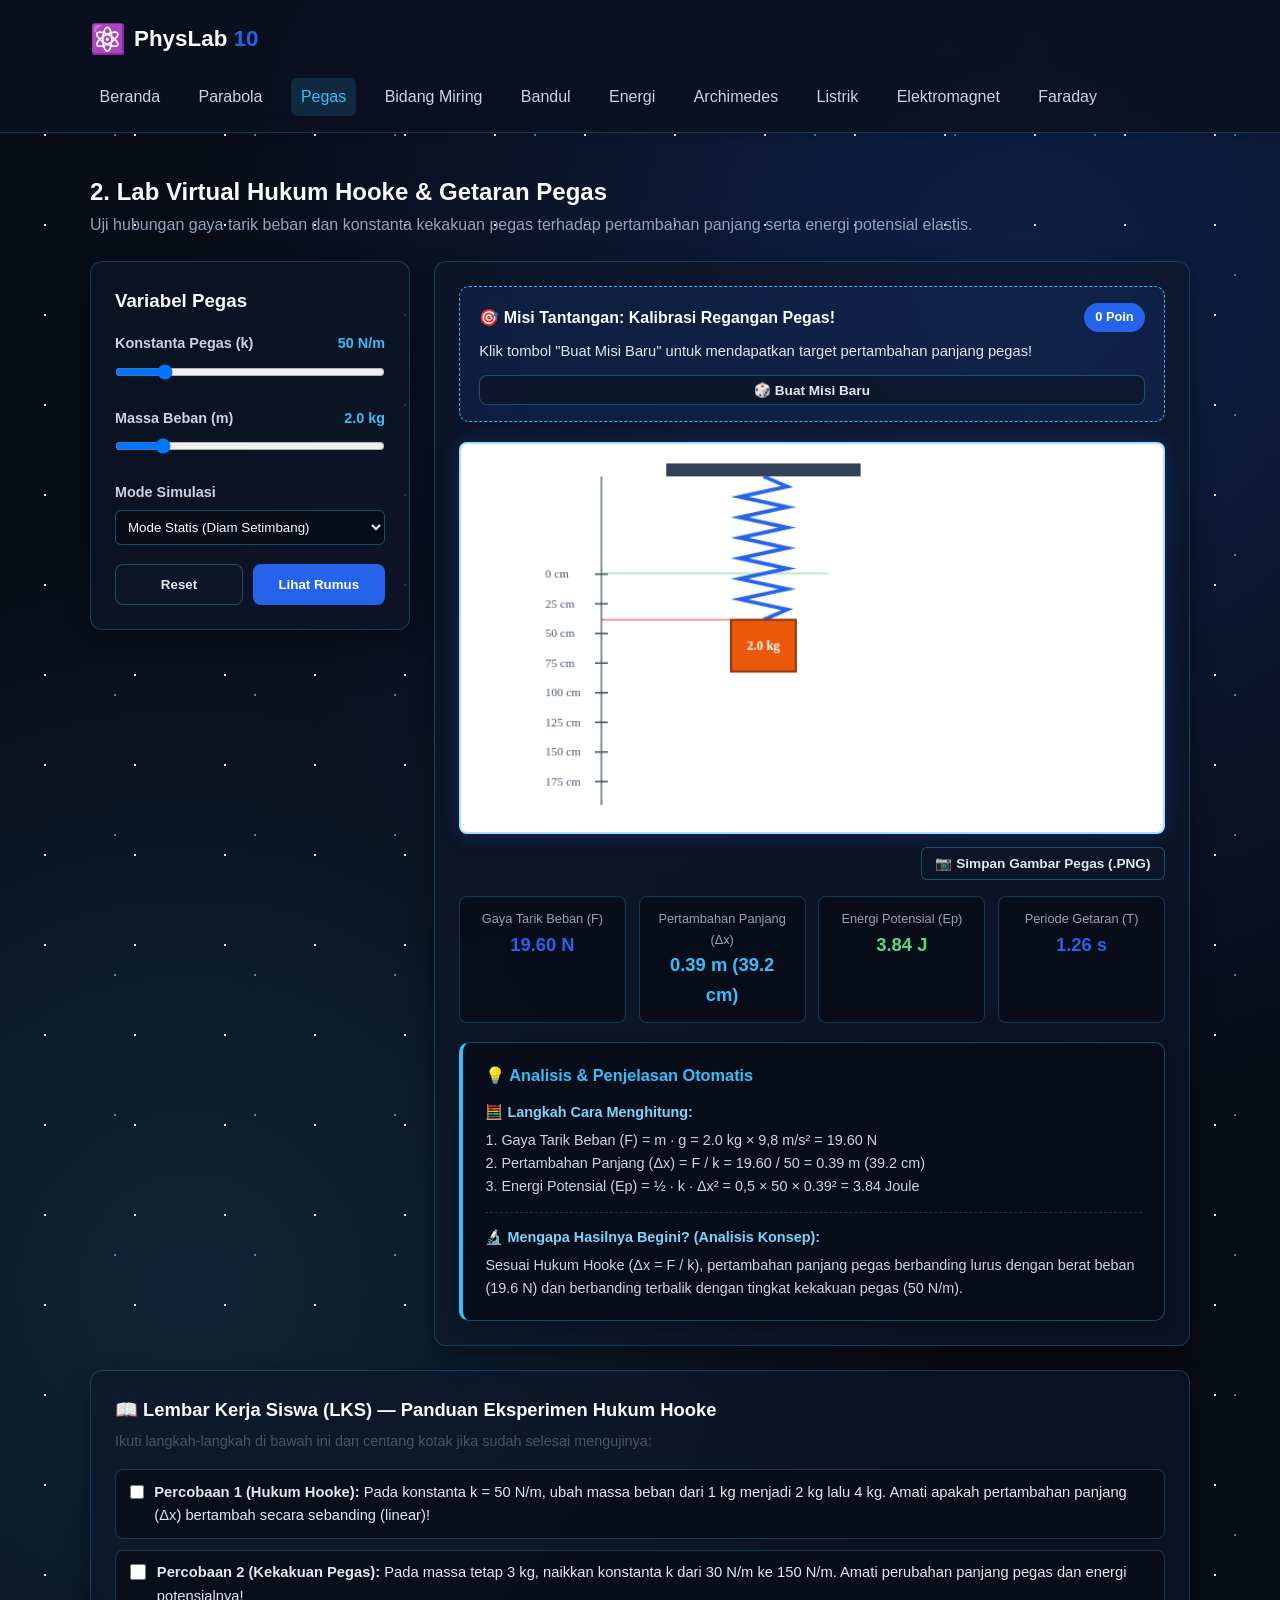
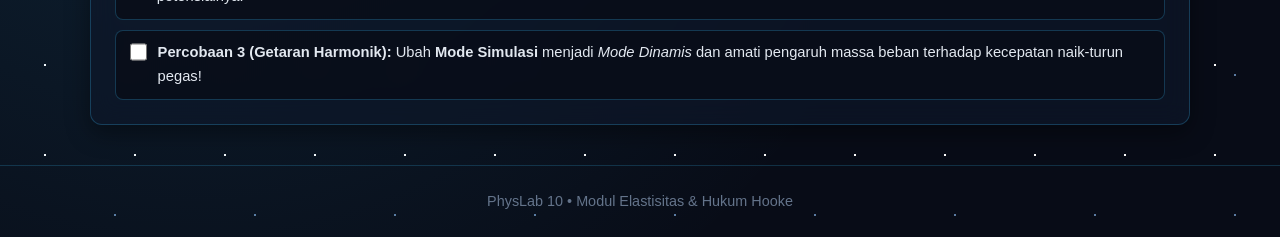
<file: pegas.html>
<!DOCTYPE html>
<html lang="id">
<head>
    <meta charset="UTF-8">
    <meta name="viewport" content="width=device-width, initial-scale=1.0">
    <title>Lab Virtual Hukum Hooke & Pegas - PhysLab 10</title>
    <link rel="stylesheet" href="style.css">
</head>
<body class="futuristic-home">

    <header class="navbar">
        <div class="container nav-content">
            <div class="logo">
                <span class="logo-icon">⚛️</span>
                <h1>PhysLab <span>10</span></h1>
            </div>
            <nav style="flex-wrap: wrap;">
                <a href="index.html">Beranda</a>
                <a href="parabola.html">Parabola</a>
                <a href="pegas.html" class="active">Pegas</a>
                <a href="bidang-miring.html">Bidang Miring</a>
                <a href="bandul.html">Bandul</a>
                <a href="energi.html">Energi</a>
                <a href="archimedes.html">Archimedes</a>
                <a href="listrik.html">Listrik</a>
                <a href="elektromagnet.html">Elektromagnet</a>
                <a href="faraday.html">Faraday</a>
            </nav>
        </div>
    </header>

    <main class="container">
        <div style="margin-bottom: 1.5rem;">
            <h2>2. Lab Virtual Hukum Hooke & Getaran Pegas</h2>
            <p style="color: #94a3b8;">Uji hubungan gaya tarik beban dan konstanta kekakuan pegas terhadap pertambahan panjang serta energi potensial elastis.</p>
        </div>

        <div class="sim-layout">
            
            <aside class="control-panel">
                <h3 style="margin-bottom: 1rem;">Variabel Pegas</h3>

                <div class="control-group">
                    <label>
                        <span>Konstanta Pegas (k)</span>
                        <span id="val-k" style="color: #38bdf8;">50 N/m</span>
                    </label>
                    <input type="range" id="input-k" min="20" max="200" step="10" value="50">
                </div>

                <div class="control-group">
                    <label>
                        <span>Massa Beban (m)</span>
                        <span id="val-m" style="color: #38bdf8;">2.0 kg</span>
                    </label>
                    <input type="range" id="input-m" min="0.5" max="10" step="0.5" value="2.0">
                </div>

                <div class="control-group">
                    <label for="input-mode">Mode Simulasi</label>
                    <select id="input-mode">
                        <option value="static" selected>Mode Statis (Diam Setimbang)</option>
                        <option value="oscillate">Mode Dinamis (Getaran Harmonik)</option>
                    </select>
                </div>

                <div class="btn-group">
                    <button id="btn-reset" class="btn-secondary">Reset</button>
                    <button id="btn-formula" class="btn-primary" style="flex: 1;">Lihat Rumus</button>
                </div>

                <div id="formula-panel" class="formula-box" style="display: none; margin-top: 1rem; margin-bottom: 0;">
                    <strong>Rumus Hukum Hooke:</strong><br>
                    • Gaya Pegas: <code>F = m · g = k · Δx</code><br>
                    • Pertambahan Panjang: <code>Δx = (m · g) / k</code><br>
                    • Energi Potensial Pegas: <code>Ep = ½ · k · Δx²</code>
                </div>
            </aside>

            <section class="visual-panel">
                
                <div class="challenge-box">
                    <div class="challenge-header">
                        <h4>🎯 Misi Tantangan: Kalibrasi Regangan Pegas!</h4>
                        <span id="total-score" class="score-badge">0 Poin</span>
                    </div>
                    <p id="challenge-desc" class="challenge-text">
                        Klik tombol "Buat Misi Baru" untuk mendapatkan target pertambahan panjang pegas!
                    </p>
                    <div style="display: flex; gap: 0.5rem; flex-wrap: wrap;">
                        <button id="btn-new-mission" class="btn-secondary" style="padding: 0.4rem 0.9rem; font-size: 0.85rem;">🎲 Buat Misi Baru</button>
                        <button id="btn-check-mission" class="btn-primary" style="padding: 0.4rem 0.9rem; font-size: 0.85rem; display: none;">✅ Cek Jawaban</button>
                    </div>
                    <div id="challenge-feedback" class="challenge-feedback"></div>
                </div>

                <canvas id="spring-canvas" width="650" height="360"></canvas>

                <div class="export-bar">
                    <button class="btn-export" onclick="downloadCanvasImage('spring-canvas', 'laporan-hukum-hooke')">
                        📷 Simpan Gambar Pegas (.PNG)
                    </button>
                </div>

                <div class="output-grid">
                    <div class="output-item">
                        <span>Gaya Tarik Beban (F)</span>
                        <strong id="out-f">19.60 N</strong>
                    </div>
                    <div class="output-item">
                        <span>Pertambahan Panjang (Δx)</span>
                        <strong id="out-dx" style="color: #38bdf8;">0.39 m (39.2 cm)</strong>
                    </div>
                    <div class="output-item">
                        <span>Energi Potensial (Ep)</span>
                        <strong id="out-ep" style="color: #4ade80;">3.84 J</strong>
                    </div>
                    <div class="output-item">
                        <span>Periode Getaran (T)</span>
                        <strong id="out-period">1.26 s</strong>
                    </div>
                </div>

                <!-- KOTAK ANALISIS & PENJELASAN OTOMATIS -->
                <div class="explanation-box">
                    <h4>💡 Analisis & Penjelasan Otomatis</h4>
                    <div class="exp-section">
                        <span class="exp-title">🧮 Langkah Cara Menghitung:</span>
                        <p id="exp-calc" class="exp-text">Memuat langkah perhitungan...</p>
                    </div>
                    <div class="exp-section">
                        <span class="exp-title">🔬 Mengapa Hasilnya Begini? (Analisis Konsep):</span>
                        <p id="exp-reason" class="exp-text">Memuat penjelasan konsep fisika...</p>
                    </div>
                </div>
            </section>

        </div>

        <section class="lks-panel">
            <h3>📖 Lembar Kerja Siswa (LKS) — Panduan Eksperimen Hukum Hooke</h3>
            <p>Ikuti langkah-langkah di bawah ini dan centang kotak jika sudah selesai mengujinya:</p>
            <ul class="lks-list">
                <li>
                    <input type="checkbox">
                    <span><strong>Percobaan 1 (Hukum Hooke):</strong> Pada konstanta <code>k = 50 N/m</code>, ubah massa beban dari <code>1 kg</code> menjadi <code>2 kg</code> lalu <code>4 kg</code>. Amati apakah pertambahan panjang (Δx) bertambah secara sebanding (linear)!</span>
                </li>
                <li>
                    <input type="checkbox">
                    <span><strong>Percobaan 2 (Kekakuan Pegas):</strong> Pada massa tetap <code>3 kg</code>, naikkan konstanta <code>k</code> dari <code>30 N/m</code> ke <code>150 N/m</code>. Amati perubahan panjang pegas dan energi potensialnya!</span>
                </li>
                <li>
                    <input type="checkbox">
                    <span><strong>Percobaan 3 (Getaran Harmonik):</strong> Ubah <strong>Mode Simulasi</strong> menjadi <em>Mode Dinamis</em> dan amati pengaruh massa beban terhadap kecepatan naik-turun pegas!</span>
                </li>
            </ul>
        </section>
    </main>

    <footer>
        <div class="container">
            <p>PhysLab 10 • Modul Elastisitas & Hukum Hooke</p>
        </div>
    </footer>

    <script src="lab-tools.js"></script>
    <script src="pegas.js"></script>
</body>
</html>
</file>
<file: style.css>
/* =========================================
   1. VARIABEL WARNA (TEMA TERANG & GELAP)
   ========================================= */
:root {
    --bg-main: #f4f7fb;
    --bg-card: #ffffff;
    --bg-nav: #ffffff;
    --text-primary: #1e293b;
    --text-secondary: #475569;
    --accent: #2563eb;
    --accent-hover: #1d4ed8;
    --border-color: #e2e8f0;
    --formula-bg: #eff6ff;
    --shadow: 0 4px 6px -1px rgba(0, 0, 0, 0.08);
}

/* Otomatis aktif saat tombol Mode Gelap diklik */
[data-theme="dark"] {
    --bg-main: #0f172a;
    --bg-card: #1e293b;
    --bg-nav: #1e293b;
    --text-primary: #f8fafc;
    --text-secondary: #cbd5e1;
    --accent: #3b82f6;
    --accent-hover: #60a5fa;
    --border-color: #334155;
    --formula-bg: #172554;
    --shadow: 0 4px 6px -1px rgba(0, 0, 0, 0.4);
}

/* =========================================
   2. RESET & PENGATURAN DASAR
   ========================================= */
* {
    margin: 0;
    padding: 0;
    box-sizing: border-box;
    font-family: 'Segoe UI', Tahoma, Geneva, Verdana, sans-serif;
}

body {
    background-color: var(--bg-main);
    color: var(--text-primary);
    line-height: 1.6;
    transition: background-color 0.3s, color 0.3s;
    display: flex;
    flex-direction: column;
    min-height: 100vh;
}

.container {
    width: 90%;
    max-width: 1100px;
    margin: 0 auto;
}

/* =========================================
   3. NAVBAR (MENU ATAS)
   ========================================= */
.navbar {
    background-color: var(--bg-nav);
    border-bottom: 1px solid var(--border-color);
    padding: 1rem 0;
    position: sticky;
    top: 0;
    z-index: 100;
    box-shadow: var(--shadow);
}

.nav-content {
    display: flex;
    justify-content: space-between;
    align-items: center;
    flex-wrap: wrap;
    gap: 1rem;
}

.logo {
    display: flex;
    align-items: center;
    gap: 0.5rem;
}

.logo-icon {
    font-size: 1.8rem;
}

.logo h1 {
    font-size: 1.4rem;
    font-weight: 700;
}

.logo span {
    color: var(--accent);
}

nav {
    display: flex;
    align-items: center;
    gap: 1.2rem;
    flex-wrap: wrap;
}

nav a {
    text-decoration: none;
    color: var(--text-secondary);
    font-weight: 500;
    padding: 0.4rem 0.6rem;
    border-radius: 6px;
    transition: 0.2s;
}

nav a:hover, nav a.active {
    color: var(--accent);
    background-color: var(--formula-bg);
}

.btn-theme {
    background-color: var(--bg-main);
    color: var(--text-primary);
    border: 1px solid var(--border-color);
    padding: 0.4rem 0.8rem;
    border-radius: 6px;
    cursor: pointer;
    font-weight: 600;
    transition: 0.2s;
}

.btn-theme:hover {
    border-color: var(--accent);
}

/* =========================================
   4. HALAMAN UTAMA (HERO & KARTU MODUL)
   ========================================= */
main {
    flex: 1;
    padding: 2.5rem 0;
}

.hero {
    text-align: center;
    max-width: 700px;
    margin: 0 auto 3rem auto;
}

.hero h2 {
    font-size: 2rem;
    margin-bottom: 0.8rem;
}

.hero p {
    color: var(--text-secondary);
    font-size: 1.05rem;
}

.modules-grid {
    display: grid;
    grid-template-columns: repeat(auto-fit, minmax(300px, 1fr));
    gap: 2rem;
}

.card {
    background-color: var(--bg-card);
    border: 1px solid var(--border-color);
    border-radius: 12px;
    padding: 1.8rem;
    box-shadow: var(--shadow);
    display: flex;
    flex-direction: column;
    justify-content: space-between;
    transition: transform 0.2s;
}

.card:hover {
    transform: translateY(-4px);
}

.card-badge {
    display: inline-block;
    background-color: var(--formula-bg);
    color: var(--accent);
    font-size: 0.8rem;
    font-weight: 700;
    padding: 0.25rem 0.7rem;
    border-radius: 20px;
    margin-bottom: 0.8rem;
    width: fit-content;
}

.card h3 {
    font-size: 1.35rem;
    margin-bottom: 0.6rem;
}

.card p {
    color: var(--text-secondary);
    font-size: 0.95rem;
    margin-bottom: 1.2rem;
}

.formula-box {
    background-color: var(--formula-bg);
    border-left: 4px solid var(--accent);
    padding: 0.8rem 1rem;
    border-radius: 6px;
    font-size: 0.9rem;
    margin-bottom: 1.5rem;
}

.formula-box code {
    font-family: 'Courier New', Courier, monospace;
    font-weight: bold;
    color: var(--accent);
}

.btn-primary {
    display: block;
    text-align: center;
    background-color: var(--accent);
    color: #ffffff;
    text-decoration: none;
    padding: 0.75rem 1.2rem;
    border-radius: 8px;
    font-weight: 600;
    border: none;
    cursor: pointer;
    transition: background-color 0.2s;
}

.btn-primary:hover {
    background-color: var(--accent-hover);
}

/* =========================================
   5. TAMPILAN RUANG SIMULASI (UNTUK FASE 2 & 3)
   ========================================= */
.sim-layout {
    display: grid;
    grid-template-columns: 320px 1fr;
    gap: 1.5rem;
    align-items: start;
}

@media (max-width: 820px) {
    .sim-layout {
        grid-template-columns: 1fr;
    }
}

.control-panel, .visual-panel {
    background-color: var(--bg-card);
    border: 1px solid var(--border-color);
    border-radius: 12px;
    padding: 1.5rem;
    box-shadow: var(--shadow);
}

.control-group {
    margin-bottom: 1.2rem;
}

.control-group label {
    display: flex;
    justify-content: space-between;
    font-weight: 600;
    font-size: 0.9rem;
    margin-bottom: 0.4rem;
}

.control-group input[type="range"] {
    width: 100%;
    cursor: pointer;
}

.control-group select {
    width: 100%;
    padding: 0.5rem;
    border-radius: 6px;
    border: 1px solid var(--border-color);
    background-color: var(--bg-main);
    color: var(--text-primary);
}

.btn-group {
    display: flex;
    gap: 0.6rem;
    margin-top: 1rem;
}

.btn-secondary {
    background-color: var(--bg-main);
    color: var(--text-primary);
    border: 1px solid var(--border-color);
    padding: 0.75rem 1rem;
    border-radius: 8px;
    font-weight: 600;
    cursor: pointer;
    flex: 1;
}

.btn-secondary:hover {
    border-color: var(--accent);
}

canvas {
    width: 100%;
    background-color: #ffffff;
    border: 1px solid var(--border-color);
    border-radius: 8px;
    display: block;
}

.output-grid {
    display: grid;
    grid-template-columns: repeat(auto-fit, minmax(130px, 1fr));
    gap: 0.8rem;
    margin-top: 1rem;
}

.output-item {
    background-color: var(--bg-main);
    padding: 0.8rem;
    border-radius: 8px;
    border: 1px solid var(--border-color);
    text-align: center;
}

.output-item span {
    display: block;
    font-size: 0.8rem;
    color: var(--text-secondary);
}

.output-item strong {
    font-size: 1.15rem;
    color: var(--accent);
}

/* =========================================
   6. FOOTER
   ========================================= */

footer {
    text-align: center;
    padding: 1.5rem 0;
    border-top: 1px solid var(--border-color);
    color: var(--text-secondary);
    font-size: 0.9rem;
    margin-top: auto;
} 
/* =========================================
   7. FITUR BARU: MISI TANTANGAN, LKS & EKSPOR
   ========================================= */

/* Kotak Mode Tantangan (Gamifikasi) */
.challenge-box {
    background-color: var(--formula-bg);
    border: 2px dashed var(--accent);
    border-radius: 10px;
    padding: 1rem 1.2rem;
    margin-bottom: 1.2rem;
}

.challenge-header {
    display: flex;
    justify-content: space-between;
    align-items: center;
    margin-bottom: 0.5rem;
    flex-wrap: wrap;
    gap: 0.5rem;
}

.challenge-header h4 {
    color: var(--accent);
    font-size: 1rem;
    margin: 0;
}

.score-badge {
    background-color: var(--accent);
    color: #ffffff;
    font-size: 0.8rem;
    font-weight: 700;
    padding: 0.25rem 0.7rem;
    border-radius: 20px;
}

.challenge-text {
    font-size: 0.92rem;
    color: var(--text-primary);
    margin-bottom: 0.7rem;
}

.challenge-feedback {
    font-size: 0.88rem;
    font-weight: 700;
    padding: 0.45rem 0.7rem;
    border-radius: 6px;
    margin-top: 0.5rem;
    display: none;
}

.feedback-success {
    display: block;
    background-color: #dcfce7;
    color: #15803d;
    border: 1px solid #86efac;
}

.feedback-fail {
    display: block;
    background-color: #fee2e2;
    color: #b91c1c;
    border: 1px solid #fca5a5;
}

/* Tombol Ekspor Gambar (.PNG) & Tabel (.CSV) */
.export-bar {
    display: flex;
    justify-content: flex-end;
    gap: 0.6rem;
    margin-top: 0.8rem;
    flex-wrap: wrap;
}

.btn-export {
    background-color: var(--bg-main);
    color: var(--text-primary);
    border: 1px solid var(--border-color);
    padding: 0.45rem 0.85rem;
    border-radius: 6px;
    font-size: 0.85rem;
    font-weight: 600;
    cursor: pointer;
    display: inline-flex;
    align-items: center;
    gap: 0.4rem;
    transition: 0.2s;
}

.btn-export:hover {
    border-color: var(--accent);
    color: var(--accent);
}

/* Panel Panduan Praktikum (Lembar Kerja Siswa / LKS) */
.lks-panel {
    background-color: var(--bg-card);
    border: 1px solid var(--border-color);
    border-radius: 12px;
    padding: 1.5rem;
    margin-top: 1.5rem;
    box-shadow: var(--shadow);
}

.lks-panel h3 {
    font-size: 1.15rem;
    margin-bottom: 0.4rem;
    color: var(--accent);
}

.lks-panel p {
    font-size: 0.9rem;
    color: var(--text-secondary);
    margin-bottom: 1rem;
}

.lks-list {
    list-style: none;
    display: flex;
    flex-direction: column;
    gap: 0.65rem;
}

.lks-list li {
    display: flex;
    align-items: flex-start;
    gap: 0.65rem;
    font-size: 0.92rem;
    background-color: var(--bg-main);
    padding: 0.65rem 0.85rem;
    border-radius: 8px;
    border: 1px solid var(--border-color);
}

.lks-list input[type="checkbox"] {
    width: 18px;
    height: 18px;
    margin-top: 2px;
    cursor: pointer;
    accent-color: var(--accent);
}

.lks-list input[type="checkbox"]:checked + span {
    text-decoration: line-through;
    color: var(--text-secondary);
}
/* =========================================
   8. TEMA GLOBAL DARK GLASSMORPHISM FUTURISTIK
   ========================================= */
body.futuristic-home {
    background-color: #080c17;
    background-image: 
        radial-gradient(circle at 80% 15%, rgba(37, 99, 235, 0.22) 0%, transparent 45%),
        radial-gradient(circle at 15% 70%, rgba(56, 189, 248, 0.14) 0%, transparent 45%),
        radial-gradient(#ffffff 1px, transparent 1px),
        radial-gradient(rgba(147, 197, 253, 0.6) 1px, transparent 1px);
    background-size: 100% 100%, 100% 100%, 90px 90px, 140px 140px;
    background-position: 0 0, 0 0, 0 0, 45px 65px;
    color: #f8fafc;
}

.futuristic-home .navbar {
    background-color: rgba(11, 17, 32, 0.85);
    backdrop-filter: blur(12px);
    border-bottom: 1px solid rgba(56, 189, 248, 0.25);
}
.futuristic-home .logo h1 { color: #ffffff; }
.futuristic-home nav a { color: #cbd5e1; }
.futuristic-home nav a:hover,
.futuristic-home nav a.active {
    color: #38bdf8;
    background-color: rgba(56, 189, 248, 0.15);
}

/* Panel Kontrol & Visual di Halaman Simulasi */
.futuristic-home .control-panel,
.futuristic-home .visual-panel,
.futuristic-home .lks-panel {
    background: rgba(15, 23, 42, 0.65);
    backdrop-filter: blur(12px);
    border: 1px solid rgba(56, 189, 248, 0.25);
    box-shadow: 0 8px 24px rgba(0, 0, 0, 0.4);
    color: #f1f5f9;
}

.futuristic-home h2,
.futuristic-home h3,
.futuristic-home h4 {
    color: #f8fafc;
}

.futuristic-home .control-group label {
    color: #cbd5e1;
}

.futuristic-home select,
.futuristic-home input[type="number"] {
    background-color: rgba(8, 12, 23, 0.85);
    color: #f8fafc;
    border: 1px solid rgba(56, 189, 248, 0.35);
}

/* Kotak Output, Misi, LKS & Tabel */
.futuristic-home .output-item,
.futuristic-home .lks-list li,
.futuristic-home .stopwatch-box {
    background-color: rgba(8, 12, 23, 0.75);
    border: 1px solid rgba(56, 189, 248, 0.25);
    color: #e2e8f0;
}

.futuristic-home .output-item span {
    color: #94a3b8;
}

.futuristic-home .challenge-box {
    background-color: rgba(37, 99, 235, 0.12);
    border: 1.5px dashed #38bdf8;
}

.futuristic-home .challenge-text {
    color: #e2e8f0;
}

.futuristic-home .btn-secondary,
.futuristic-home .btn-export {
    background-color: rgba(15, 23, 42, 0.85);
    color: #e2e8f0;
    border: 1px solid rgba(56, 189, 248, 0.35);
}

.futuristic-home .btn-secondary:hover,
.futuristic-home .btn-export:hover {
    border-color: #38bdf8;
    color: #38bdf8;
}

/* Kanvas Simulasi Tetap Putih Cerah Agar Grafik & Vektor Terbaca Jelas */
.futuristic-home canvas {
    background-color: #ffffff;
    border: 2px solid rgba(56, 189, 248, 0.45);
    box-shadow: 0 0 20px rgba(37, 99, 235, 0.25);
}

.futuristic-home .history-table td {
    border-color: rgba(56, 189, 248, 0.2);
    color: #e2e8f0;
}

.futuristic-home footer {
    border-top: 1px solid rgba(56, 189, 248, 0.2);
    color: #64748b;
}


/* =========================================
   9. KOTAK ANALISIS & PENJELASAN OTOMATIS
   ========================================= */
.explanation-box {
    background: rgba(8, 12, 23, 0.8);
    border: 1px solid rgba(56, 189, 248, 0.35);
    border-left: 4px solid #38bdf8;
    border-radius: 10px;
    padding: 1.2rem 1.4rem;
    margin-top: 1.2rem;
    color: #e2e8f0;
    box-shadow: 0 4px 16px rgba(0, 0, 0, 0.3);
}

.explanation-box h4 {
    color: #38bdf8;
    font-size: 1.02rem;
    margin-bottom: 0.8rem;
    display: flex;
    align-items: center;
    gap: 0.4rem;
}

.exp-section {
    margin-bottom: 0.85rem;
    padding-bottom: 0.85rem;
    border-bottom: 1px dashed rgba(56, 189, 248, 0.25);
}

.exp-section:last-child {
    margin-bottom: 0;
    padding-bottom: 0;
    border-bottom: none;
}

.exp-title {
    font-weight: 700;
    color: #7dd3fc;
    font-size: 0.9rem;
    display: block;
    margin-bottom: 0.3rem;
}

.exp-text {
    font-size: 0.9rem;
    line-height: 1.6;
    color: #cbd5e1;
    margin: 0;
}

.exp-math {
    font-family: 'Courier New', Courier, monospace;
    background-color: rgba(15, 23, 42, 0.9);
    padding: 0.45rem 0.7rem;
    border-radius: 6px;
    font-size: 0.88rem;
    color: #93c5fd;
    display: block;
    margin-top: 0.35rem;
}
</file>
